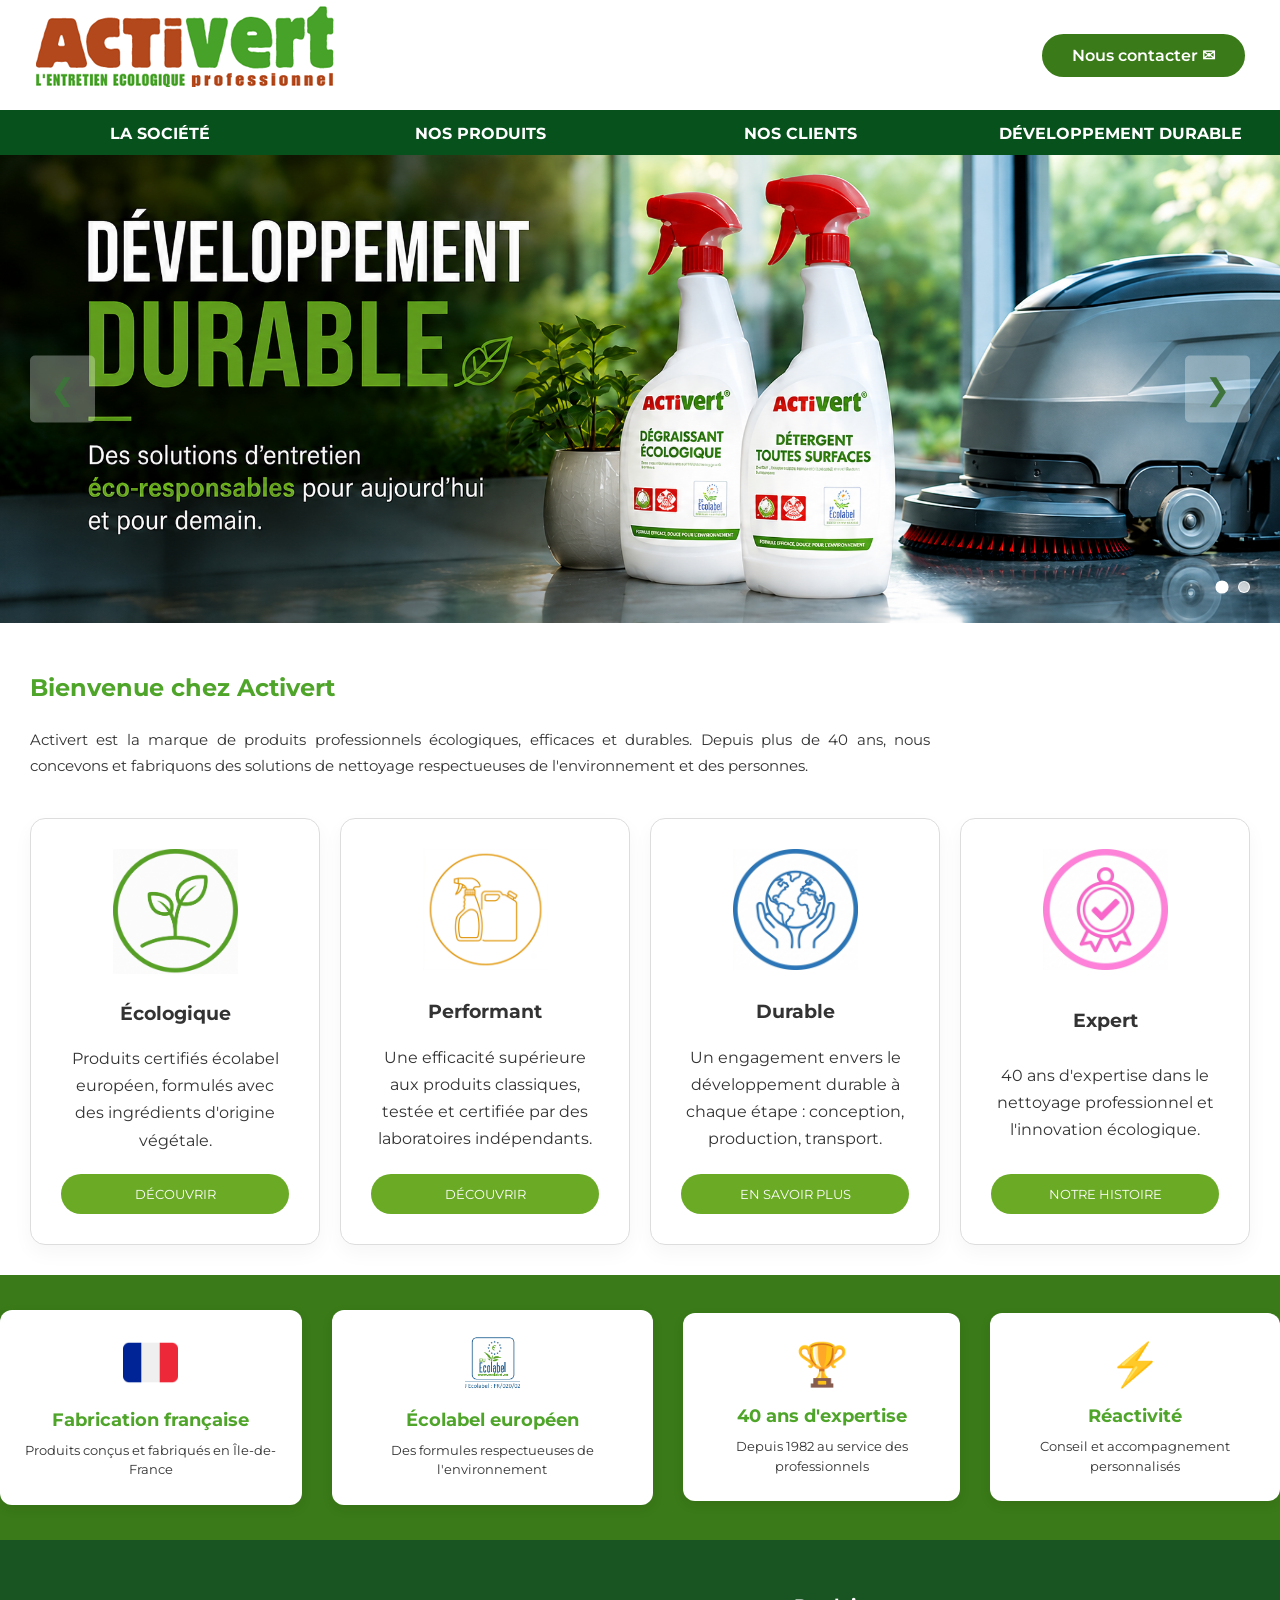
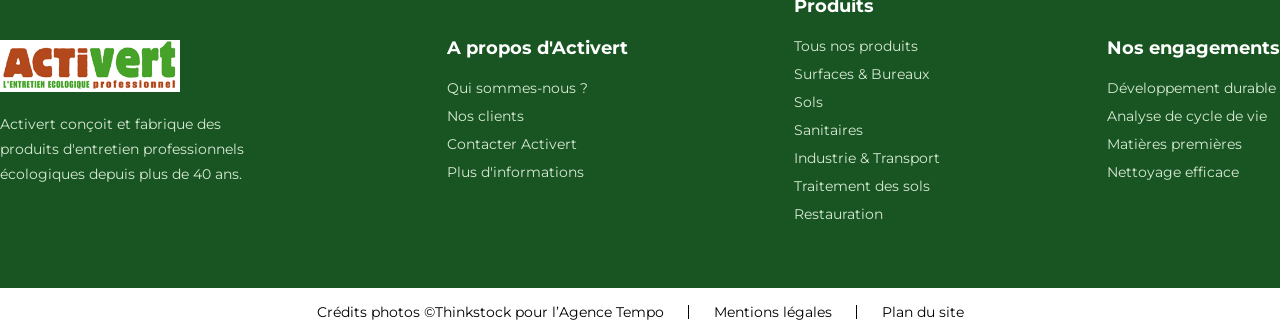
<file: index.html>
<!DOCTYPE html>
<html lang="fr">
<head>
    <meta charset="UTF-8">
    <meta name="viewport" content="width=device-width, initial-scale=1.0">
    <title>Activert - Accueil</title>
    <link rel="stylesheet" href="style.css">
</head>

<body>

<div id="header-placeholder"></div>

<div id="hero-placeholder"></div>

<section class="content">

<h2>Bienvenue chez Activert</h2>

<p class="text">
Activert est la marque de produits professionnels écologiques, efficaces et durables.
Depuis plus de 40 ans, nous concevons et fabriquons des solutions de nettoyage respectueuses
de l'environnement et des personnes.
</p>

<div class="cards">

<div class="card">
    <div class="icon">
        <img src="Assets/icon_6.png" alt="Écologique" />
    </div>

    <h3>Écologique</h3>

    <p>
    Produits certifiés écolabel européen, formulés avec des ingrédients d'origine végétale.
    </p>

    <button onclick="window.location.href='produits.html'">
    DÉCOUVRIR
    </button>
</div>

<div class="card">
    <div class="icon">
        <img src="Assets/icon_7.png" alt="Performant" />
    </div>

    <h3>Performant</h3>

    <p>
    Une efficacité supérieure aux produits classiques, testée et certifiée par des laboratoires indépendants.
    </p>

    <button onclick="window.location.href='produits.html'">
    DÉCOUVRIR
    </button>
</div>

<div class="card">
    <div class="icon">
        <img src="Assets/icon_8.png" alt="Durable" />
    </div>

    <h3>Durable</h3>

    <p>
    Un engagement envers le développement durable à chaque étape : conception, production, transport.
    </p>

    <button onclick="window.location.href='developpement.html'">
    EN SAVOIR PLUS
    </button>
</div>

<div class="card">
    <div class="icon">
        <img src="Assets/icon_9.png" alt="Expert" />
    </div>

    <h3>Expert</h3>

    <p>
    40 ans d'expertise dans le nettoyage professionnel et l'innovation écologique.
    </p>

    <button onclick="window.location.href='societe.html'" id="showPerformanceButton">
    NOTRE HISTOIRE
    </button>
</div>

</div>

</section>

<div id="footer-placeholder"></div>

<script src="js/includes.js"></script>
<script src="script.js"></script>
</body>
</html>
</file>
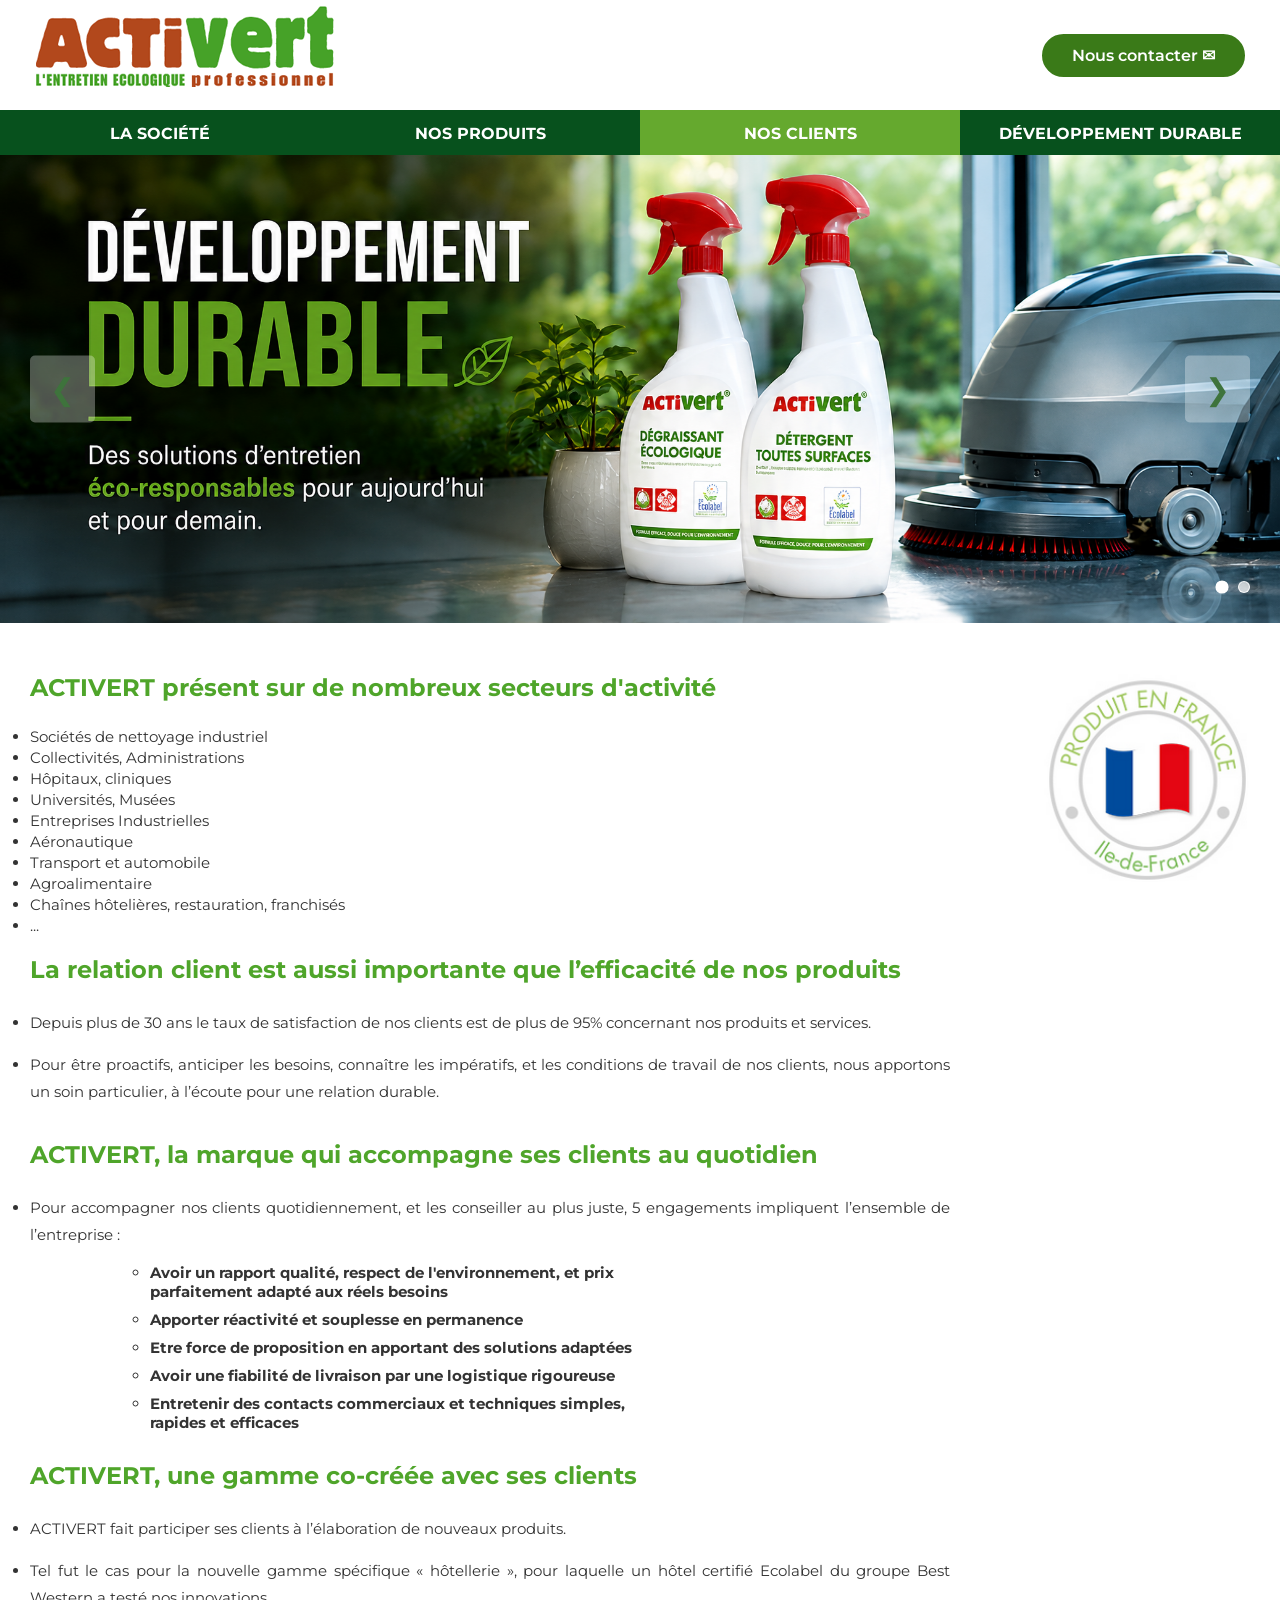
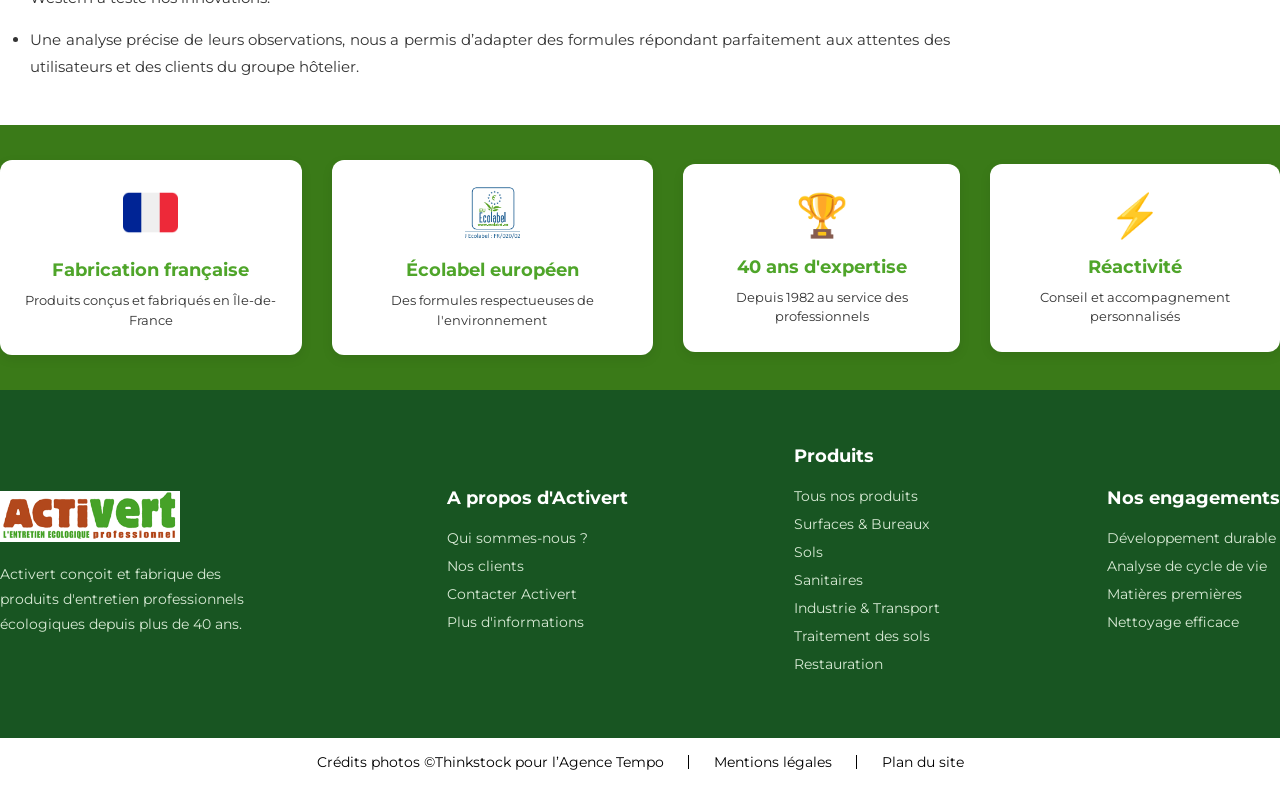
<file: clients.html>
<!DOCTYPE html>
<html lang="fr">
<head>
    <meta charset="UTF-8">
    <meta name="viewport" content="width=device-width, initial-scale=1.0">
    <title>Activert - Nos clients</title>
    <link rel="stylesheet" href="style.css">
</head>

<body>

<div id="header-placeholder"></div>

<div id="hero-placeholder"></div>

<section class="content">

<img src="Assets/logo_fr.png" class="image-fixe">

<h2 class="anchor">
ACTIVERT présent sur de nombreux secteurs d'activité
</h2>

<ul> 

  <li class="liste">Sociétés de nettoyage industriel</li>
  <li class="liste">Collectivités, Administrations</li>
  <li class="liste">Hôpitaux, cliniques</li>
  <li class="liste">Universités, Musées</li>
  <li class="liste">Entreprises Industrielles</li>
  <li class="liste">Aéronautique</li>
  <li class="liste">Transport et automobile</li>
  <li class="liste">Agroalimentaire</li>
  <li class="liste">Chaînes hôtelières, restauration, franchisés</li>
  <li class="liste">...</li>

</ul> 

<h2>
La relation client est aussi importante que l’efficacité de nos produits
</h2>

<div class="bloc-liste">

<ul> 

  <li class="text">Depuis plus de 30 ans le taux de satisfaction de nos clients est de plus
     de 95% concernant nos produits et services.
  </li>

  <li class="text">Pour être proactifs, anticiper les besoins, connaître les impératifs, et les conditions de travail de nos clients, 
    nous apportons un soin particulier, à l’écoute pour une relation durable.
  </li>

</ul> 

</div>

<h2>
ACTIVERT, la marque qui accompagne ses clients au quotidien
</h2>

<div class="bloc-liste">

<ul> 

  <li class="text">Pour accompagner nos clients quotidiennement, 
    et les conseiller au plus juste, 5 engagements impliquent l’ensemble de l’entreprise  :
  </li>

  <ul>

    <li class="liste2">Avoir un rapport qualité, respect de l'environnement, et prix
      parfaitement adapté aux réels besoins
    </li>

    <li class="liste2">Apporter réactivité et souplesse en permanence</li>

    <li class="liste2">Etre force de proposition en apportant des solutions adaptées
    </li>

    <li class="liste2">Avoir une fiabilité de livraison par une logistique rigoureuse
    </li>

    <li class="liste2">Entretenir des contacts commerciaux et techniques simples, rapides et efficaces</li>

  </ul>

</ul> 

</div>

<h2>
ACTIVERT, une gamme co-créée avec ses clients
</h2>

<div class="bloc-liste">

<ul> 

  <li class="text">ACTIVERT fait participer ses clients à l’élaboration de nouveaux produits.</li>

  <li class="text">Tel fut le cas pour la nouvelle gamme spécifique « hôtellerie », pour laquelle un hôtel certifié
     Ecolabel du groupe Best Western a testé nos innovations.
  </li>

  <li class="text">Une analyse précise de leurs observations, nous a permis d’adapter des formules répondant
     parfaitement aux attentes des utilisateurs et des clients du groupe hôtelier.
  </li>

</ul> 

</div>

</section>

<div id="footer-placeholder"></div>

<script src="js/includes.js"></script>
<script src="script.js"></script>
</body>
</html>
</file>
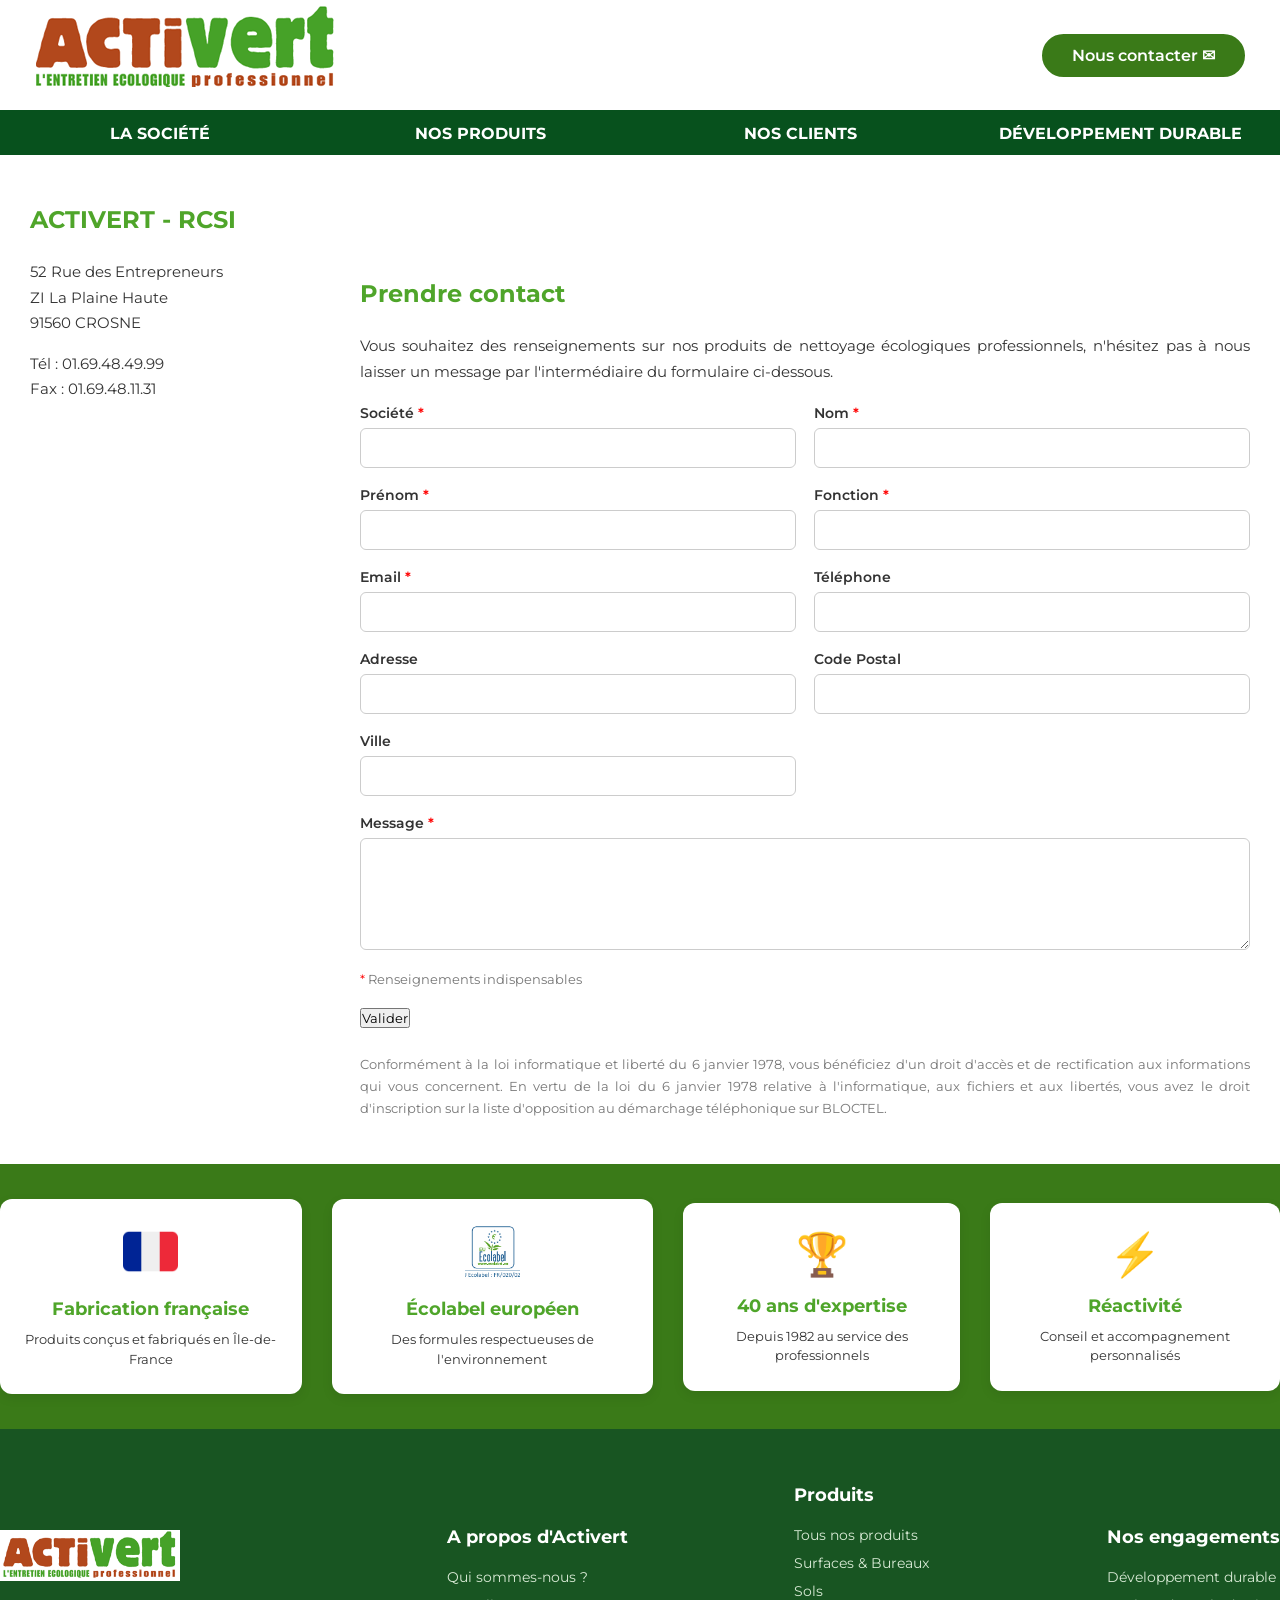
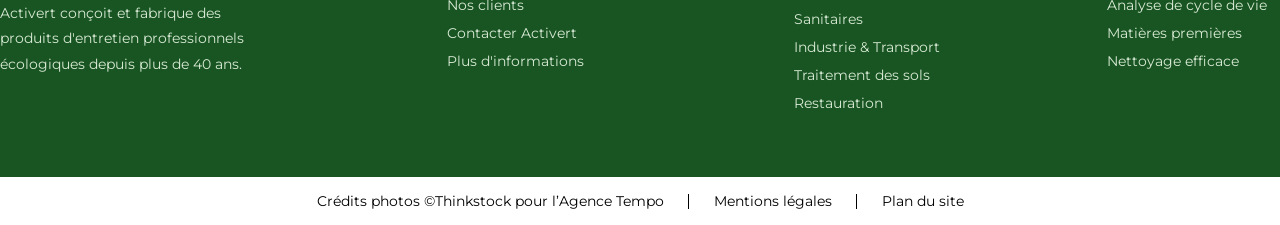
<file: contact.html>
<!DOCTYPE html>
<html lang="fr">
<head>
    <meta charset="UTF-8">
    <meta name="viewport" content="width=device-width, initial-scale=1.0">
    <title>Activert - Nous contacter</title>
    <link rel="stylesheet" href="style.css">
</head>

<body>

<div id="header-placeholder"></div>

<section class="content">

<h2>ACTIVERT - RCSI</h2>

<div class="contact-layout">

  <div class="contact-address">
    <p class="text">
      52 Rue des Entrepreneurs<br>
      ZI La Plaine Haute<br>
      91560 CROSNE
    </p>
    <p class="text">
      Tél : 01.69.48.49.99<br>
      Fax : 01.69.48.11.31
    </p>
  </div>

  <div class="contact-form-wrapper">
    <h2>Prendre contact</h2>

    <p class="text">
      Vous souhaitez des renseignements sur nos produits de nettoyage écologiques professionnels,
      n'hésitez pas à nous laisser un message par l'intermédiaire du formulaire ci-dessous.
    </p>

    <form id="contactForm" class="contact-form">

      <div class="form-row">
        <label for="societe">Société <span style="color: red;">*</span></label>
        <input type="text" id="societe" name="societe" required>
      </div>

      <div class="form-row">
        <label for="nom">Nom <span style="color: red;">*</span></label>
        <input type="text" id="nom" name="nom" required>
      </div>

      <div class="form-row">
        <label for="prenom">Prénom <span style="color: red;">*</span></label>
        <input type="text" id="prenom" name="prenom" required>
      </div>

      <div class="form-row">
        <label for="fonction">Fonction <span style="color: red;">*</span></label>
        <input type="text" id="fonction" name="fonction" required>
      </div>

      <div class="form-row">
        <label for="email">Email <span style="color: red;">*</span></label>
        <input type="email" id="email" name="email" required>
      </div>

      <div class="form-row">
        <label for="telephone">Téléphone</label>
        <input type="tel" id="telephone" name="telephone">
      </div>

      <div class="form-row">
        <label for="adresse">Adresse</label>
        <input type="text" id="adresse" name="adresse">
      </div>

      <div class="form-row">
        <label for="codePostal">Code Postal</label>
        <input type="text" id="codePostal" name="codePostal">
      </div>

      <div class="form-row">
        <label for="ville">Ville</label>
        <input type="text" id="ville" name="ville">
      </div>

      <div class="form-row form-row-full">
        <label for="message">Message <span style="color: red;">*</span></label>
        <textarea id="message" name="message" rows="5" required></textarea>
      </div>

      <p class="form-note"><span style="color: red;">*</span> Renseignements indispensables</p>

      <button type="submit" class="card-toggle">Valider</button>

      <p id="contactFormSuccess" class="form-success hidden">
        Votre message a bien été pris en compte, merci de nous avoir contactés.
      </p>

    </form>

    <p class="text legal-note">
      Conformément à la loi informatique et liberté du 6 janvier 1978, vous bénéficiez d'un droit
      d'accès et de rectification aux informations qui vous concernent.
      En vertu de la loi du 6 janvier 1978 relative à l'informatique, aux fichiers et aux libertés,
      vous avez le droit d'inscription sur la liste d'opposition au démarchage téléphonique sur BLOCTEL.
    </p>
  </div>

</div>

</section>

<div id="footer-placeholder"></div>

<script src="js/includes.js"></script>
<script src="script.js"></script>
</body>
</html>
</file>
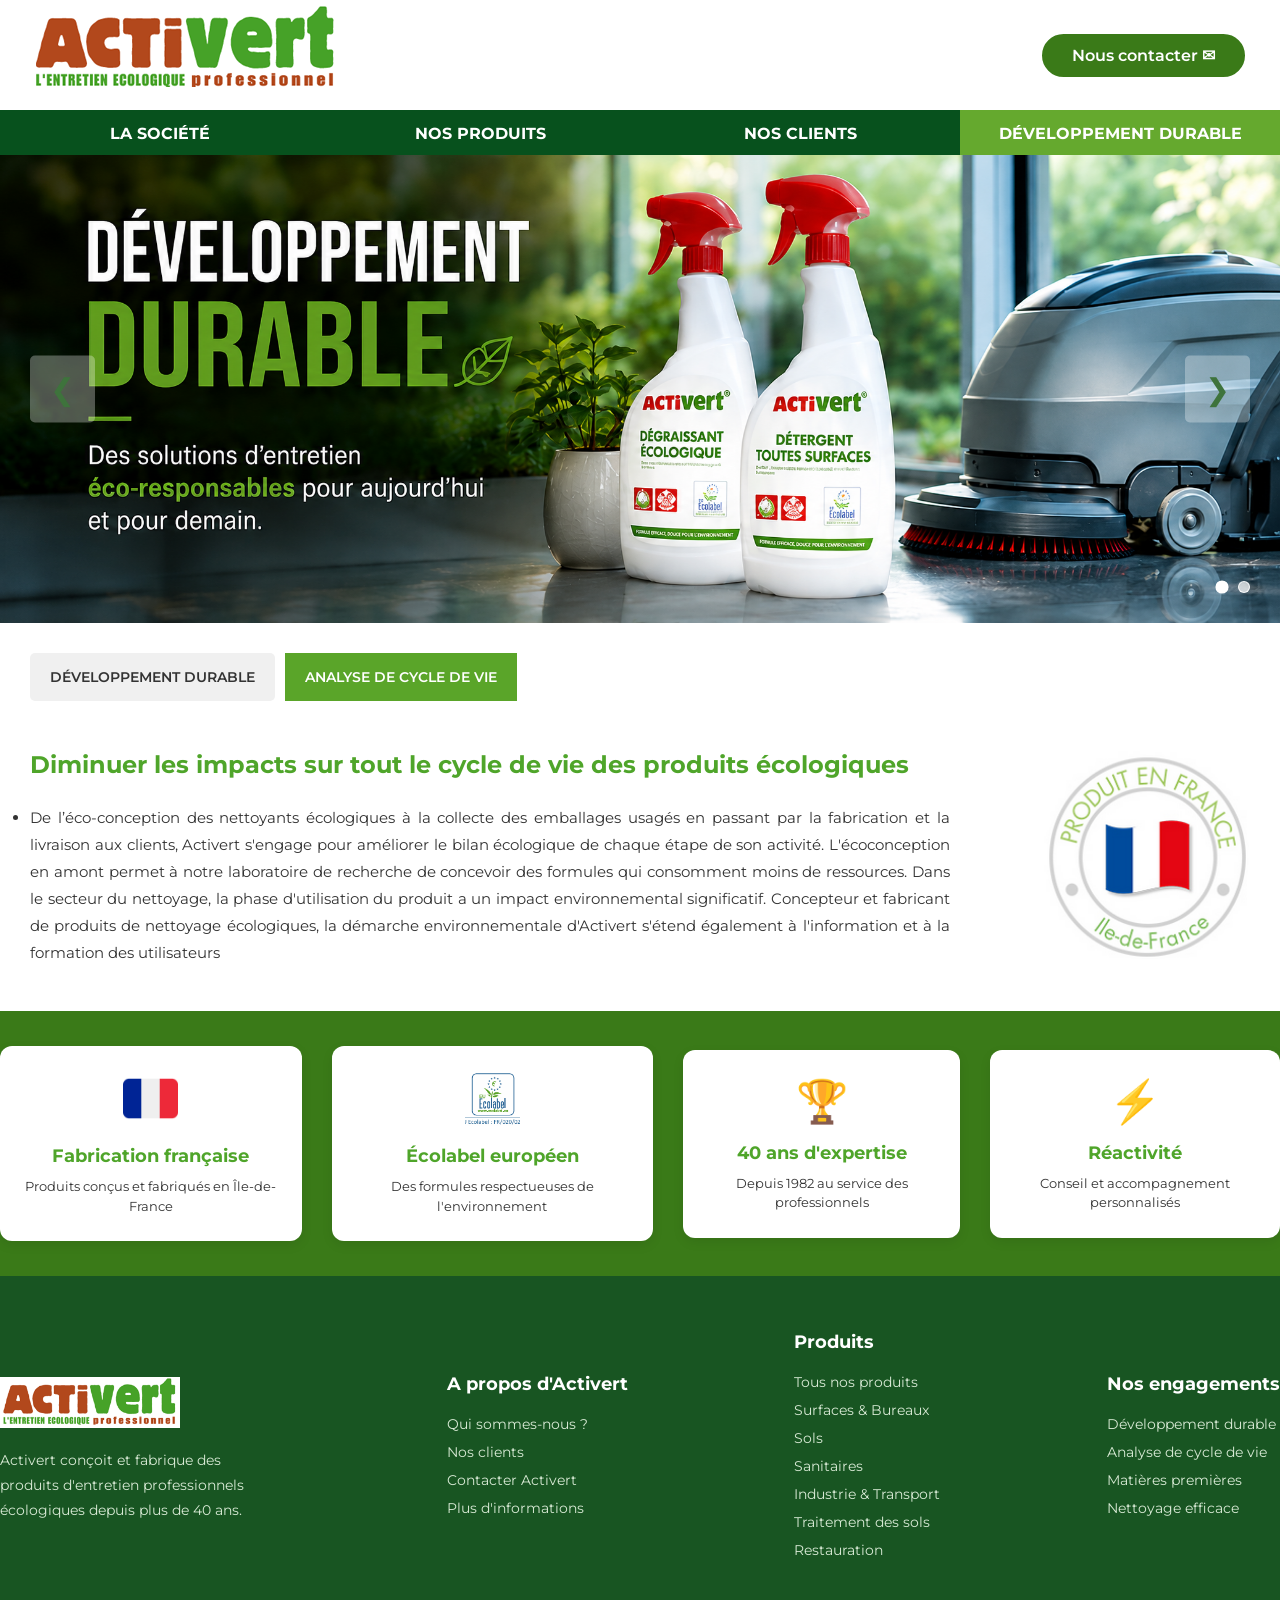
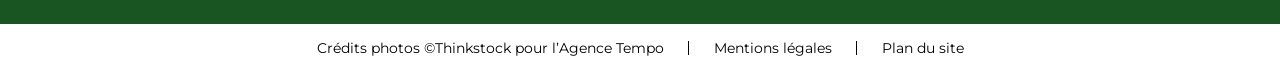
<file: cycle-de-vie.html>
<!DOCTYPE html>
<html lang="fr">
<head>
    <meta charset="UTF-8">
    <meta name="viewport" content="width=device-width, initial-scale=1.0">
    <title>Activert - Développement durable</title>
    <link rel="stylesheet" href="style.css">
</head>

<body>

<div id="header-placeholder"></div>

<div id="hero-placeholder"></div>




<section class="content">

  <div id="sustainability-tabs-placeholder"></div>

<img src="Assets/logo_fr.png" class="image-fixe">

<h2 class="anchor">
<br>Diminuer les impacts sur tout le cycle de vie des produits écologiques 
</h2>


<ul>
  <li class="text">De l’éco-conception des nettoyants écologiques à la collecte des emballages
     usagés en passant par la fabrication et la livraison aux clients, 
     Activert s'engage pour améliorer le bilan écologique de chaque étape de son activité.
     L'écoconception en amont permet à notre laboratoire de recherche de concevoir des formules
     qui consomment moins de ressources. Dans le secteur du nettoyage, la phase d'utilisation du produit a un impact environnemental significatif.
     Concepteur et fabricant de produits de nettoyage écologiques, la démarche environnementale d'Activert s'étend
    également à l'information et à la formation des utilisateurs</li>
</ul>

</section>




<div id="footer-placeholder"></div>

<script src="js/includes.js"></script>
<script src="script.js"></script>
</body>
</html>
</file>
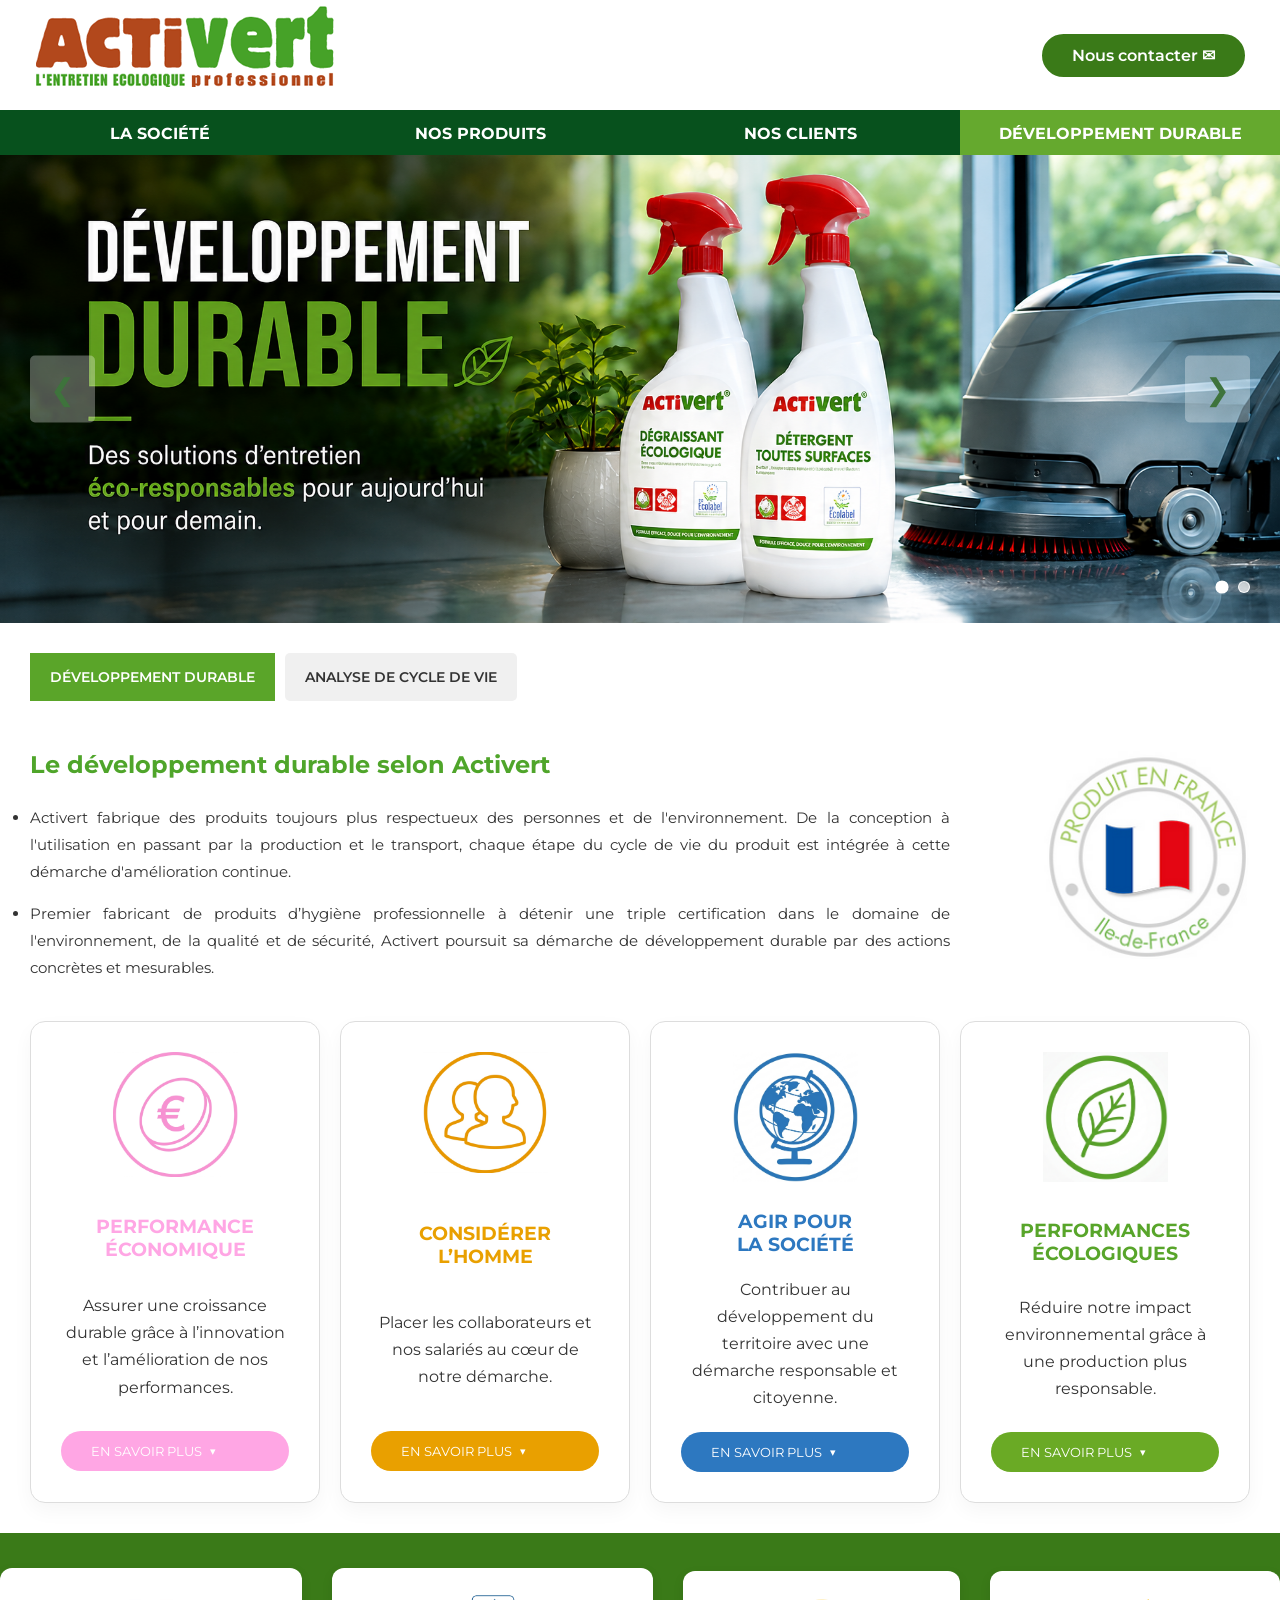
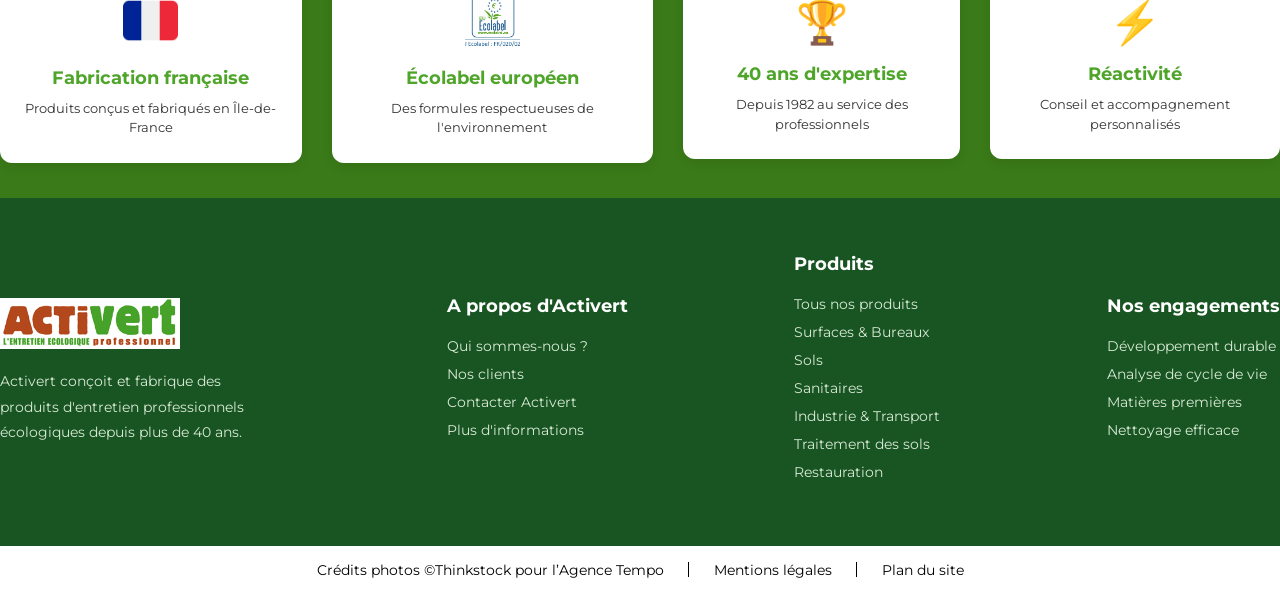
<file: developpement.html>
<!DOCTYPE html>
<html lang="fr">
<head>
    <meta charset="UTF-8">
    <meta name="viewport" content="width=device-width, initial-scale=1.0">
    <title>Activert - Développement durable</title>
    <link rel="stylesheet" href="style.css">
</head>

<body>

<div id="header-placeholder"></div>

<div id="hero-placeholder"></div>

<section class="content">

<div id="sustainability-tabs-placeholder"></div>

<img src="Assets/logo_fr.png" class="image-fixe">

<h2 class="anchor">
<br>Le développement durable selon Activert
</h2>

<ul>
  <li class="text">Activert fabrique des produits toujours plus respectueux des personnes et 
    de l'environnement. De la conception à l'utilisation en passant par la production et le
    transport, chaque étape du cycle de vie du produit est intégrée à cette démarche d'amélioration
    continue.</li>

  <li class="text">Premier fabricant de produits d’hygiène professionnelle à détenir une triple
    certification dans le domaine de l'environnement, de la qualité et de sécurité, Activert
    poursuit sa démarche de développement durable par des actions concrètes et mesurables.</li>
</ul>

<div class="cards">

<div class="card pink">
    <div class="icon">
        <img src="Assets/icon_5.png" alt="Performance icon" />
    </div>

    <h3>
    PERFORMANCE<br>
    ÉCONOMIQUE
    </h3>

    <p>
    Assurer une croissance durable grâce à l’innovation  et l’amélioration de nos performances.
    </p>

    <button>
    EN SAVOIR PLUS
    </button>

    <ul class="detail-points hidden">
      <li>Être un partenaire fiable et innovant pour nos clients.</li>
      <li>Améliorer de façon continue nos performances.</li>
      <li>Développer de nouveaux produits en adéquation avec les attentes de nos clients.</li>
      <li>Consolider nos partenariats R&D avec nos parties prenantes économiques.</li>
      <li>Respecter nos objectifs et cibles QSE et RSE à travers la mise à disposition des moyens et ressources nécessaires à leur réalisation.</li>
    </ul>
</div>

<div class="card orange">

<div class="icon">
    <img src="Assets/icon_2.png" alt="Performance icon" />
</div>

<h3>
CONSIDÉRER<br>
L’HOMME
</h3>

<p>
Placer les collaborateurs et nos salariés au cœur de notre démarche.
</p>

<button>
EN SAVOIR PLUS
</button>

<ul class="detail-points hidden">
  <li>Réduire les risques à la source avec le concours d'organismes sociaux.</li>
  <li>Maintenir et améliorer le niveau de performance santé-sécurité et la réduction des risques.</li>
  <li>Favoriser l'épanouissement et le bien-être au travail de chaque collaborateur.</li>
  <li>Permettre aux collaborateurs de participer et contribuer à des actions citoyennes.</li>
  <li>Améliorer la communication et la participation des salariés à l'amélioration de la vie au travail.</li>
  <li>Maintenir et améliorer continuellement la qualité de la communication avec l'ensemble de nos parties prenantes internes et externes.</li>
</ul>

</div>

<div class="card blue">

<div class="icon">
    <img src="Assets/icon_3.png" alt="Performance icon" />
</div>

<h3>
AGIR POUR<br>
LA SOCIÉTÉ
</h3>

<p>
Contribuer au développement du territoire avec une démarche responsable et citoyenne.
</p>

<button>
EN SAVOIR PLUS
</button>

<ul class="detail-points hidden">
  <li>Contribuer au développement économique et social de notre territoire d'implantation.</li>
  <li>Être une entreprise citoyenne et contribuer par son influence et son action à diffuser les principes de la RSE.</li>
  <li>Assure une veille réglementaire régulière et le respect des obligations légales et autres exigences en matière de sécurité, qualité et environnement.</li>
  <li>Effectuer des audits réguliers.</li>
  <li>Favoriser la créativité à tous les postes et étapes de notre activité.</li>
</ul>

</div>




<div class="card green" id="performancePreviewCard">
  <div class="icon">
    <img src="Assets/icon_1.png" alt="Icône performances écologiques" />
  </div>

  <h3>
    PERFORMANCES<br>
    ÉCOLOGIQUES
  </h3>

  <p>
   Réduire notre impact environnemental grâce à une production plus responsable.
  </p>

  <button id="showPerformanceButton">
    EN SAVOIR PLUS
  </button>

  <ul class="detail-points hidden">
    <li>Diminuer l’impact environnemental de nos produits à toutes les étapes du cycle de vie.</li>
    <li>Éco-concevoir des produits à faible impact pour l'environnement.</li>
    <li>Réduire nos déchets. Recycler et valoriser les eaux de rinçages, cartons et plastiques.</li>
    <li>Mesurer les émissions carbones liées à nos activités.</li>
    <li>Maintenir une performance "zéro rejet liquide" industriel.</li>
  </ul>
</div>


</div>


</section>




<div id="footer-placeholder"></div>

<script src="js/includes.js"></script>
<script src="script.js"></script>
</body>
</html>
</file>
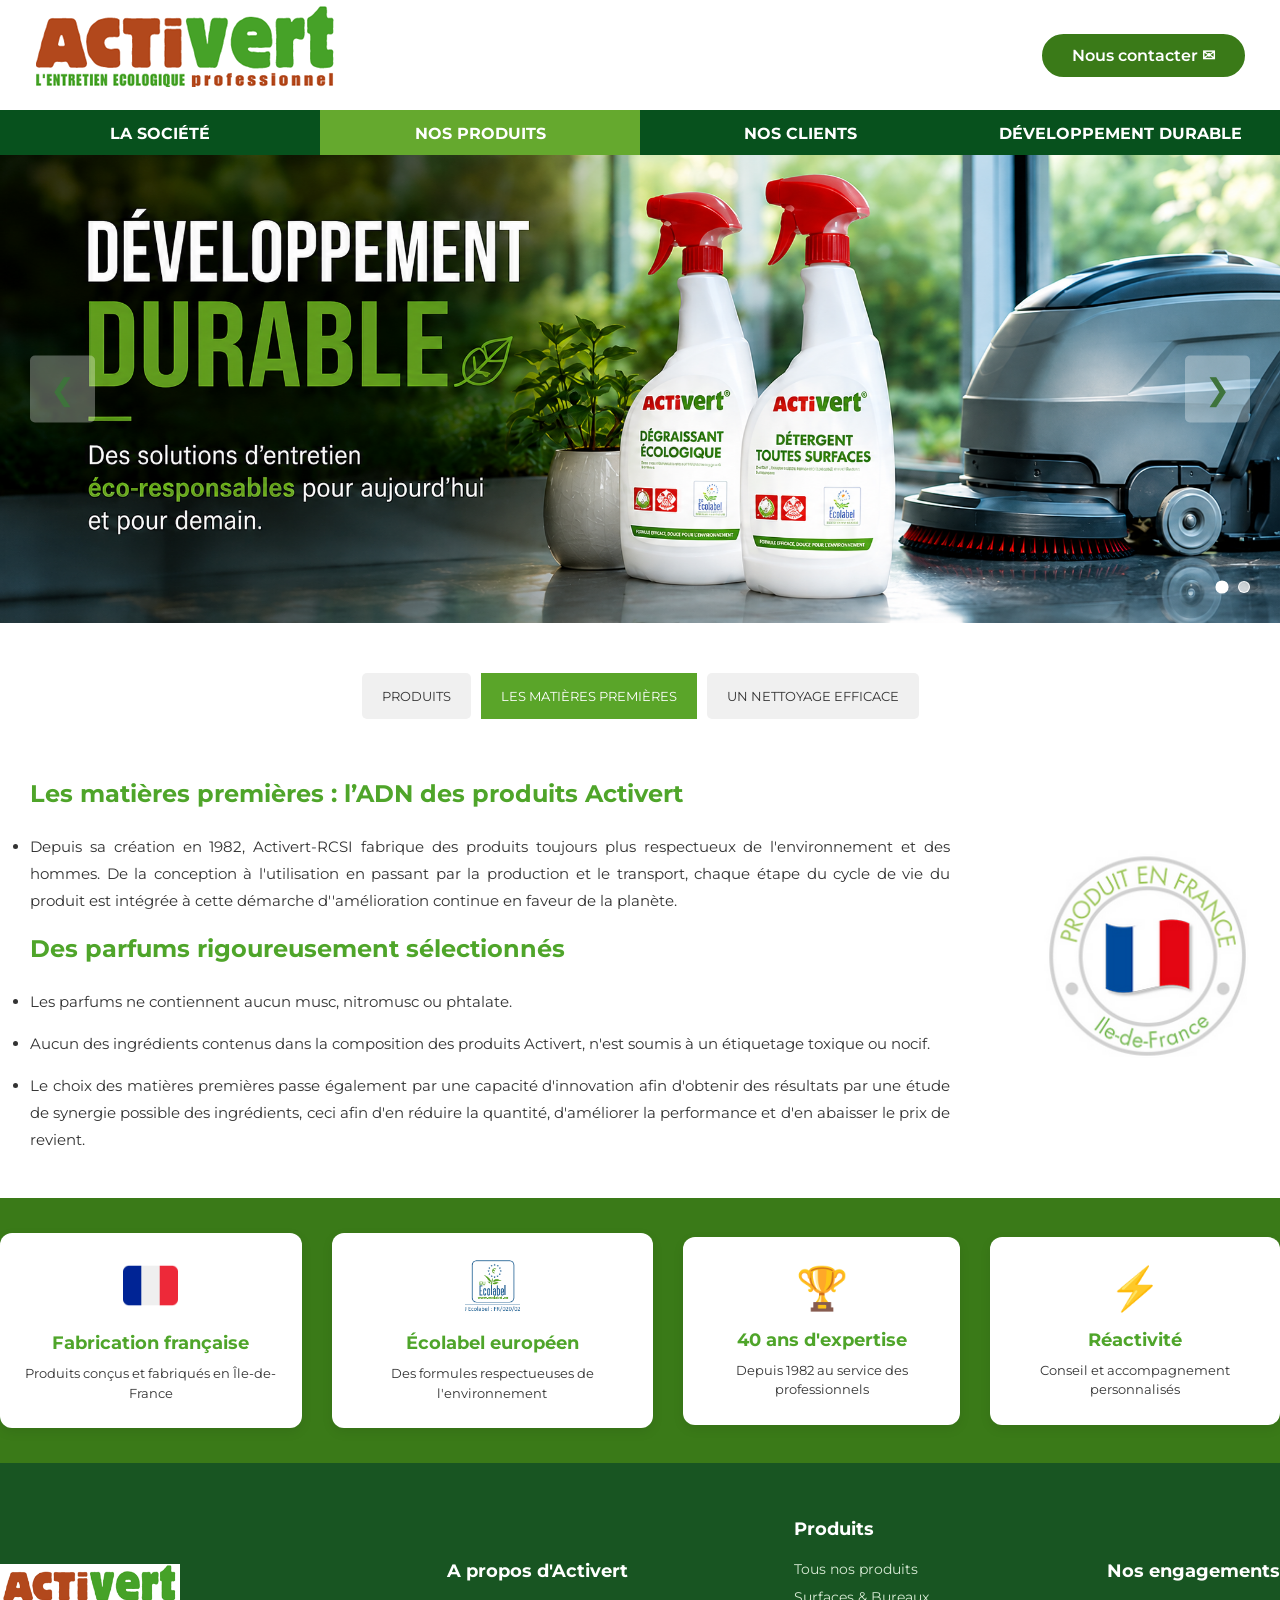
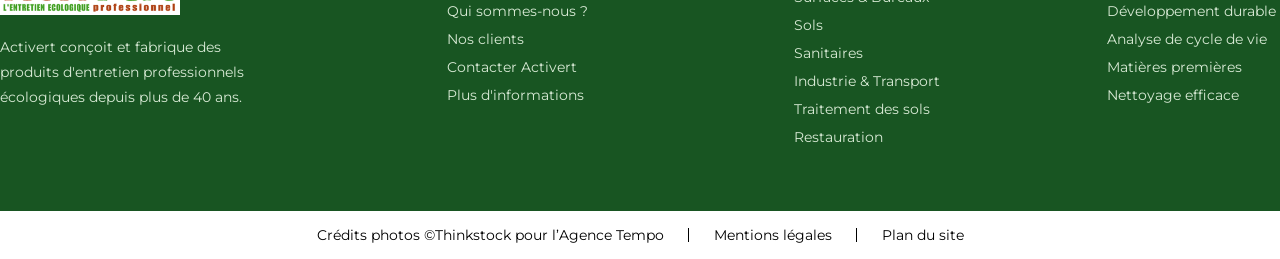
<file: matieres-premieres.html>
<!DOCTYPE html>
<html lang="fr">
<head>
    <meta charset="UTF-8">
    <meta name="viewport" content="width=device-width, initial-scale=1.0">
    <title>Activert - Les matières premières</title>
    <link rel="stylesheet" href="style.css">
</head>

<body>

<div id="header-placeholder"></div>

<div id="hero-placeholder"></div>

<!-- Onglets de sections produits -->
<div id="product-section-tabs-placeholder"></div>

<section class="content">
    
<img src="Assets/logo_fr.png" class="image-fixe-matieres">

<h2 class="anchor">
    Les matières premières : l’ADN des produits Activert
</h2>

<ul> 

  <li class="text">Depuis sa création en 1982, Activert-RCSI fabrique des produits toujours plus
    respectueux de l'environnement et des hommes. De la conception à l'utilisation en passant par
    la production et le transport, chaque étape du cycle de vie du produit est intégrée à cette 
    démarche d''amélioration continue en faveur de la planète.</li>

</ul> 

<h2>
    Des parfums rigoureusement sélectionnés 
</h2>

<ul> 

  <li class="text">Les parfums ne contiennent aucun musc, nitromusc ou phtalate.</li>

  <li class="text">Aucun des ingrédients contenus dans la composition des produits Activert,
    n'est soumis à un étiquetage toxique ou nocif.</li>

  <li class="text">Le choix des matières premières passe également par une capacité d'innovation
    afin d'obtenir des résultats par une étude de synergie possible des ingrédients,
    ceci afin d'en réduire la quantité, d'améliorer la performance et d'en abaisser le prix de revient.</li>
    
</ul> 

</section>

<div id="footer-placeholder"></div>

<script src="js/includes.js"></script>
<script src="script.js"></script>
</body>
</html>
</file>
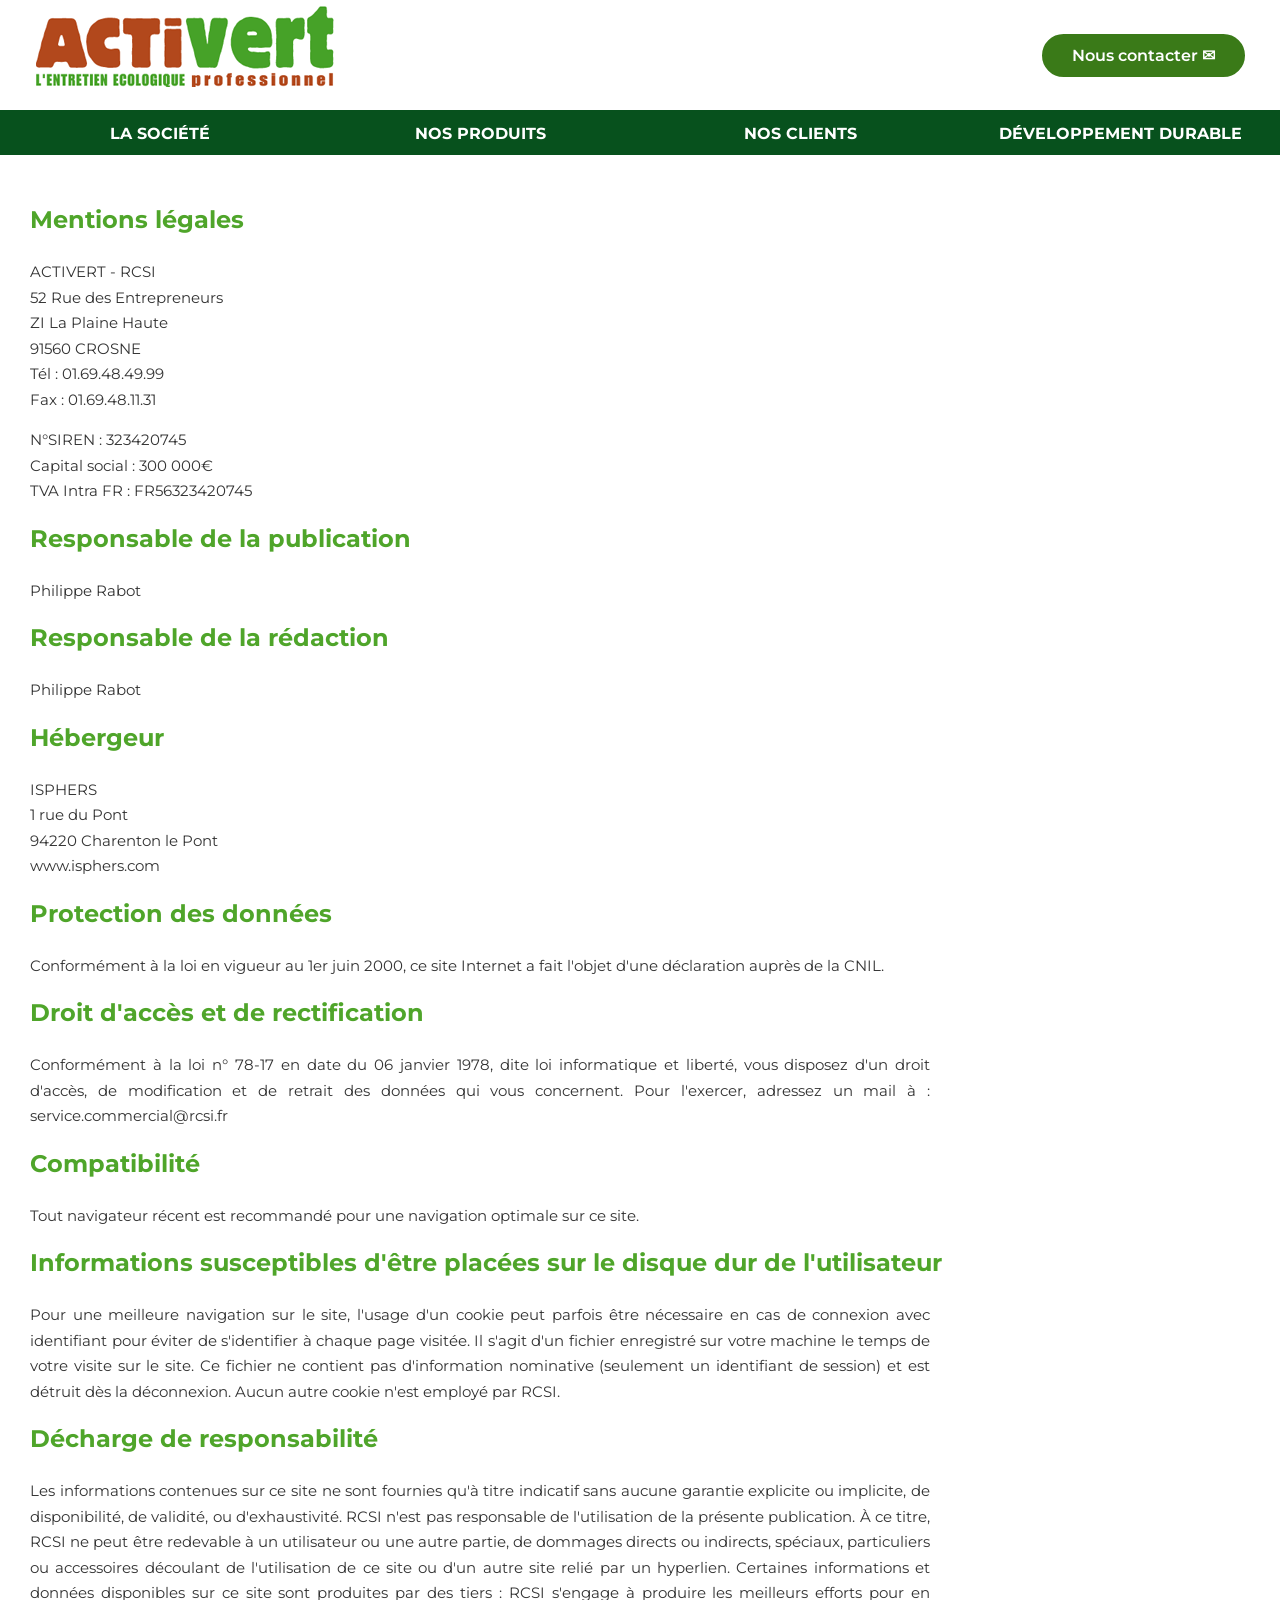
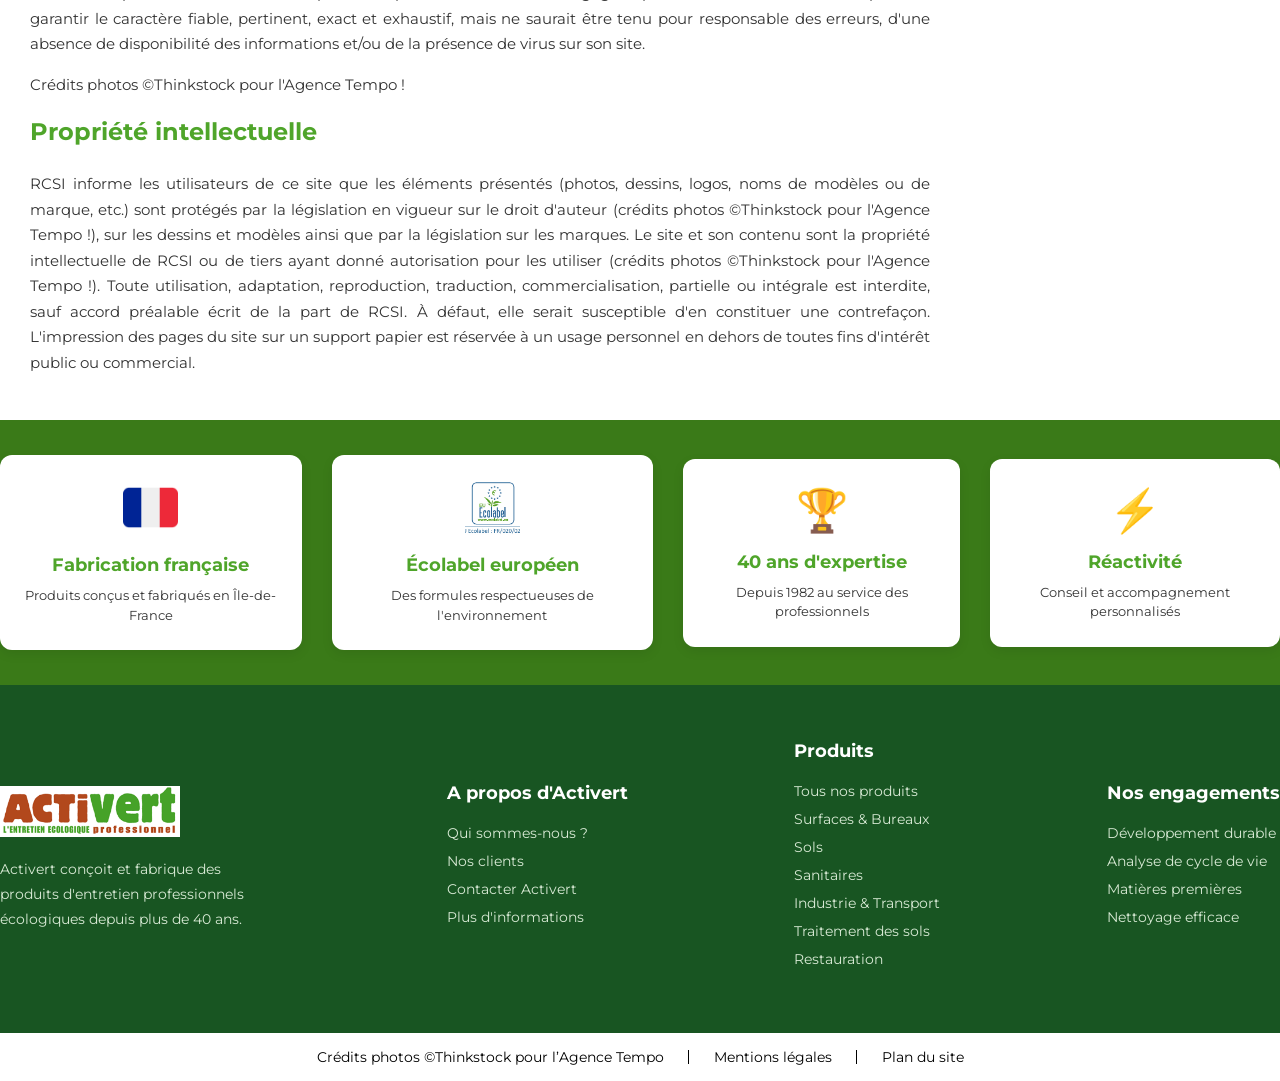
<file: mentions-legales.html>
<!DOCTYPE html>
<html lang="fr">
<head>
    <meta charset="UTF-8">
    <meta name="viewport" content="width=device-width, initial-scale=1.0">
    <title>Activert - Mentions légales</title>
    <link rel="stylesheet" href="style.css">
</head>

<body>

<div id="header-placeholder"></div>

<section class="content">

<h2>Mentions légales</h2>

<p class="text">
ACTIVERT - RCSI<br>
52 Rue des Entrepreneurs<br>
ZI La Plaine Haute<br>
91560 CROSNE<br>
Tél : 01.69.48.49.99<br>
Fax : 01.69.48.11.31
</p>

<p class="text">
N°SIREN : 323420745<br>
Capital social : 300 000€<br>
TVA Intra FR : FR56323420745
</p>

<h2>Responsable de la publication</h2>
<p class="text">Philippe Rabot</p>

<h2>Responsable de la rédaction</h2>
<p class="text">Philippe Rabot</p>

<h2>Hébergeur</h2>
<p class="text">
ISPHERS<br>
1 rue du Pont<br>
94220 Charenton le Pont<br>
www.isphers.com
</p>

<h2>Protection des données</h2>
<p class="text">
Conformément à la loi en vigueur au 1er juin 2000, ce site Internet a fait l'objet d'une déclaration
auprès de la CNIL.
</p>

<h2>Droit d'accès et de rectification</h2>
<p class="text">
Conformément à la loi n° 78-17 en date du 06 janvier 1978, dite loi informatique et liberté, vous
disposez d'un droit d'accès, de modification et de retrait des données qui vous concernent.
Pour l'exercer, adressez un mail à : service.commercial@rcsi.fr
</p>

<h2>Compatibilité</h2>
<p class="text">
Tout navigateur récent est recommandé pour une navigation optimale sur ce site.
</p>

<h2>Informations susceptibles d'être placées sur le disque dur de l'utilisateur</h2>
<p class="text">
Pour une meilleure navigation sur le site, l'usage d'un cookie peut parfois être nécessaire en cas de
connexion avec identifiant pour éviter de s'identifier à chaque page visitée. Il s'agit d'un fichier
enregistré sur votre machine le temps de votre visite sur le site. Ce fichier ne contient pas
d'information nominative (seulement un identifiant de session) et est détruit dès la déconnexion.
Aucun autre cookie n'est employé par RCSI.
</p>

<h2>Décharge de responsabilité</h2>
<p class="text">
Les informations contenues sur ce site ne sont fournies qu'à titre indicatif sans aucune garantie
explicite ou implicite, de disponibilité, de validité, ou d'exhaustivité. RCSI n'est pas responsable
de l'utilisation de la présente publication. À ce titre, RCSI ne peut être redevable à un utilisateur
ou une autre partie, de dommages directs ou indirects, spéciaux, particuliers ou accessoires découlant
de l'utilisation de ce site ou d'un autre site relié par un hyperlien. Certaines informations et
données disponibles sur ce site sont produites par des tiers : RCSI s'engage à produire les meilleurs
efforts pour en garantir le caractère fiable, pertinent, exact et exhaustif, mais ne saurait être tenu
pour responsable des erreurs, d'une absence de disponibilité des informations et/ou de la présence de
virus sur son site.
</p>

<p class="text">
Crédits photos ©Thinkstock pour l'Agence Tempo !
</p>

<h2>Propriété intellectuelle</h2>
<p class="text">
RCSI informe les utilisateurs de ce site que les éléments présentés (photos, dessins, logos, noms de
modèles ou de marque, etc.) sont protégés par la législation en vigueur sur le droit d'auteur (crédits
photos ©Thinkstock pour l'Agence Tempo !), sur les dessins et modèles ainsi que par la législation sur
les marques. Le site et son contenu sont la propriété intellectuelle de RCSI ou de tiers ayant donné
autorisation pour les utiliser (crédits photos ©Thinkstock pour l'Agence Tempo !). Toute utilisation,
adaptation, reproduction, traduction, commercialisation, partielle ou intégrale est interdite, sauf
accord préalable écrit de la part de RCSI. À défaut, elle serait susceptible d'en constituer une
contrefaçon. L'impression des pages du site sur un support papier est réservée à un usage personnel
en dehors de toutes fins d'intérêt public ou commercial.
</p>

</section>

<div id="footer-placeholder"></div>

<script src="js/includes.js"></script>
<script src="script.js"></script>
</body>
</html>
</file>
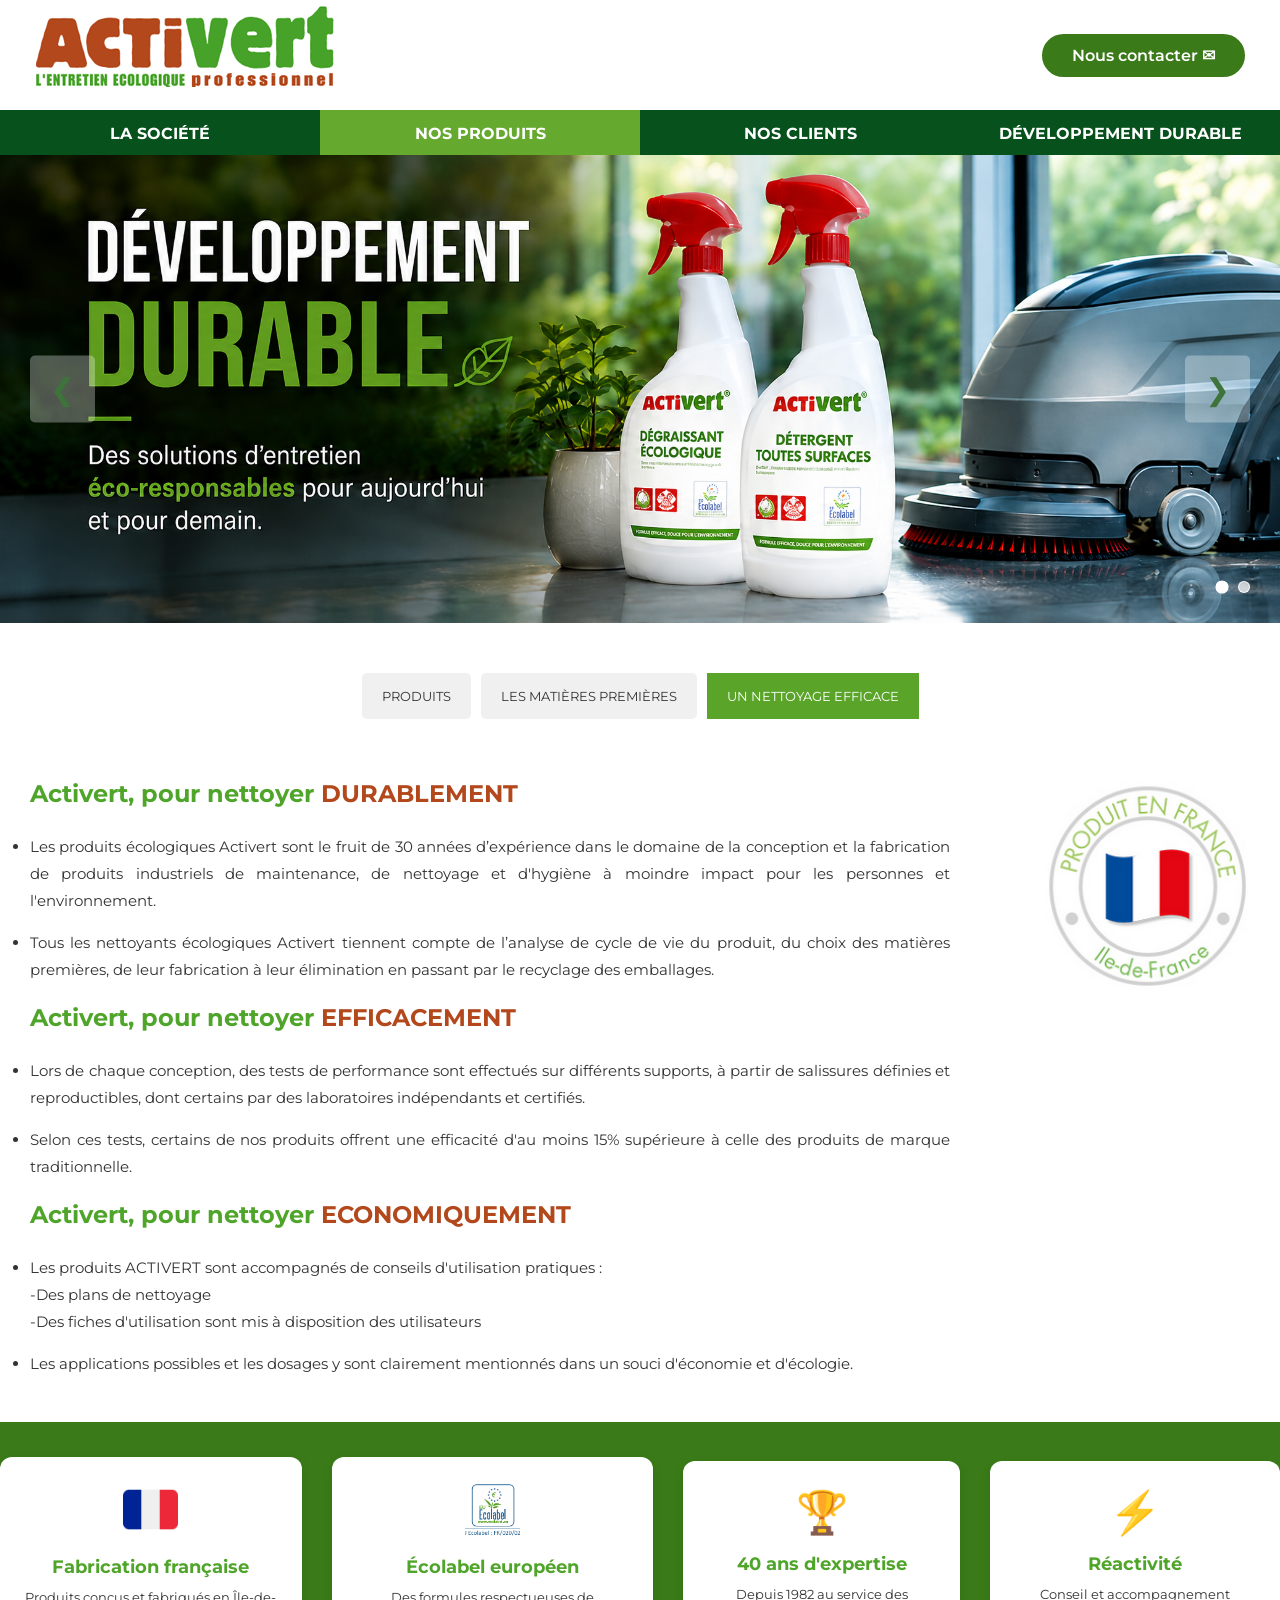
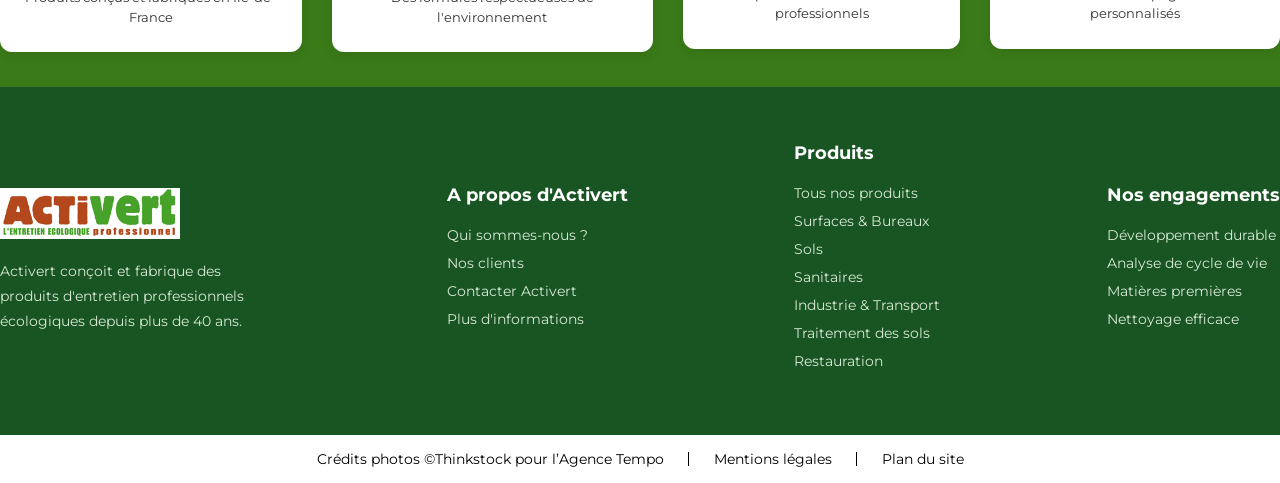
<file: nettoyage-efficace.html>
<!DOCTYPE html>
<html lang="fr">
<head>
    <meta charset="UTF-8">
    <meta name="viewport" content="width=device-width, initial-scale=1.0">
    <title>Activert - Un nettoyage efficace</title>
    <link rel="stylesheet" href="style.css">
</head>

<body>

<div id="header-placeholder"></div>

<div id="hero-placeholder"></div>

<!-- Onglets de sections produits -->
<div id="product-section-tabs-placeholder"></div>

<section class="content">

<img src="Assets/logo_fr.png" class="image-fixe">

<h2 class="anchor">
    Activert, pour nettoyer <span style="color: #B2481C;">DURABLEMENT</span>
</h2>

<ul> 

    <li class="text">Les produits écologiques Activert sont le fruit de 30 années d’expérience dans le
        domaine de la conception et la fabrication de produits industriels de maintenance, de nettoyage
        et d'hygiène à moindre impact pour les personnes et l'environnement.</li>

    <li class="text">Tous les nettoyants écologiques Activert tiennent compte de l’analyse de cycle de
        vie du produit, du choix des matières premières, de leur fabrication à leur élimination en 
        passant par le recyclage des emballages.</li>

</ul> 

<h2>
    Activert, pour nettoyer <span style="color: #B2481C;">EFFICACEMENT</span>
</h2>

<ul> 

  <li class="text">Lors de chaque conception, des tests de performance sont effectués sur différents
    supports, à partir de salissures définies et reproductibles, dont certains par des laboratoires
    indépendants et certifiés.</li>

  <li class="text">Selon ces tests, certains de nos produits offrent une efficacité d'au moins 15%
    supérieure à celle des produits de marque traditionnelle.</li>

</ul> 

<h2>
    Activert, pour nettoyer <span style="color: #B2481C;">ECONOMIQUEMENT</span>
</h2>

<ul> 

  <li class="text">Les produits ACTIVERT sont accompagnés de conseils d'utilisation pratiques : <br>
    -Des plans de nettoyage <br> -Des fiches d'utilisation sont mis à disposition des utilisateurs
  </li>

  <li class="text">Les applications possibles et les dosages y sont clairement mentionnés dans un
    souci d'économie et d'écologie.</li>
    
</ul> 

</section>

<div id="footer-placeholder"></div>

<script src="js/includes.js"></script>
<script src="script.js"></script>
</body>
</html>
</file>
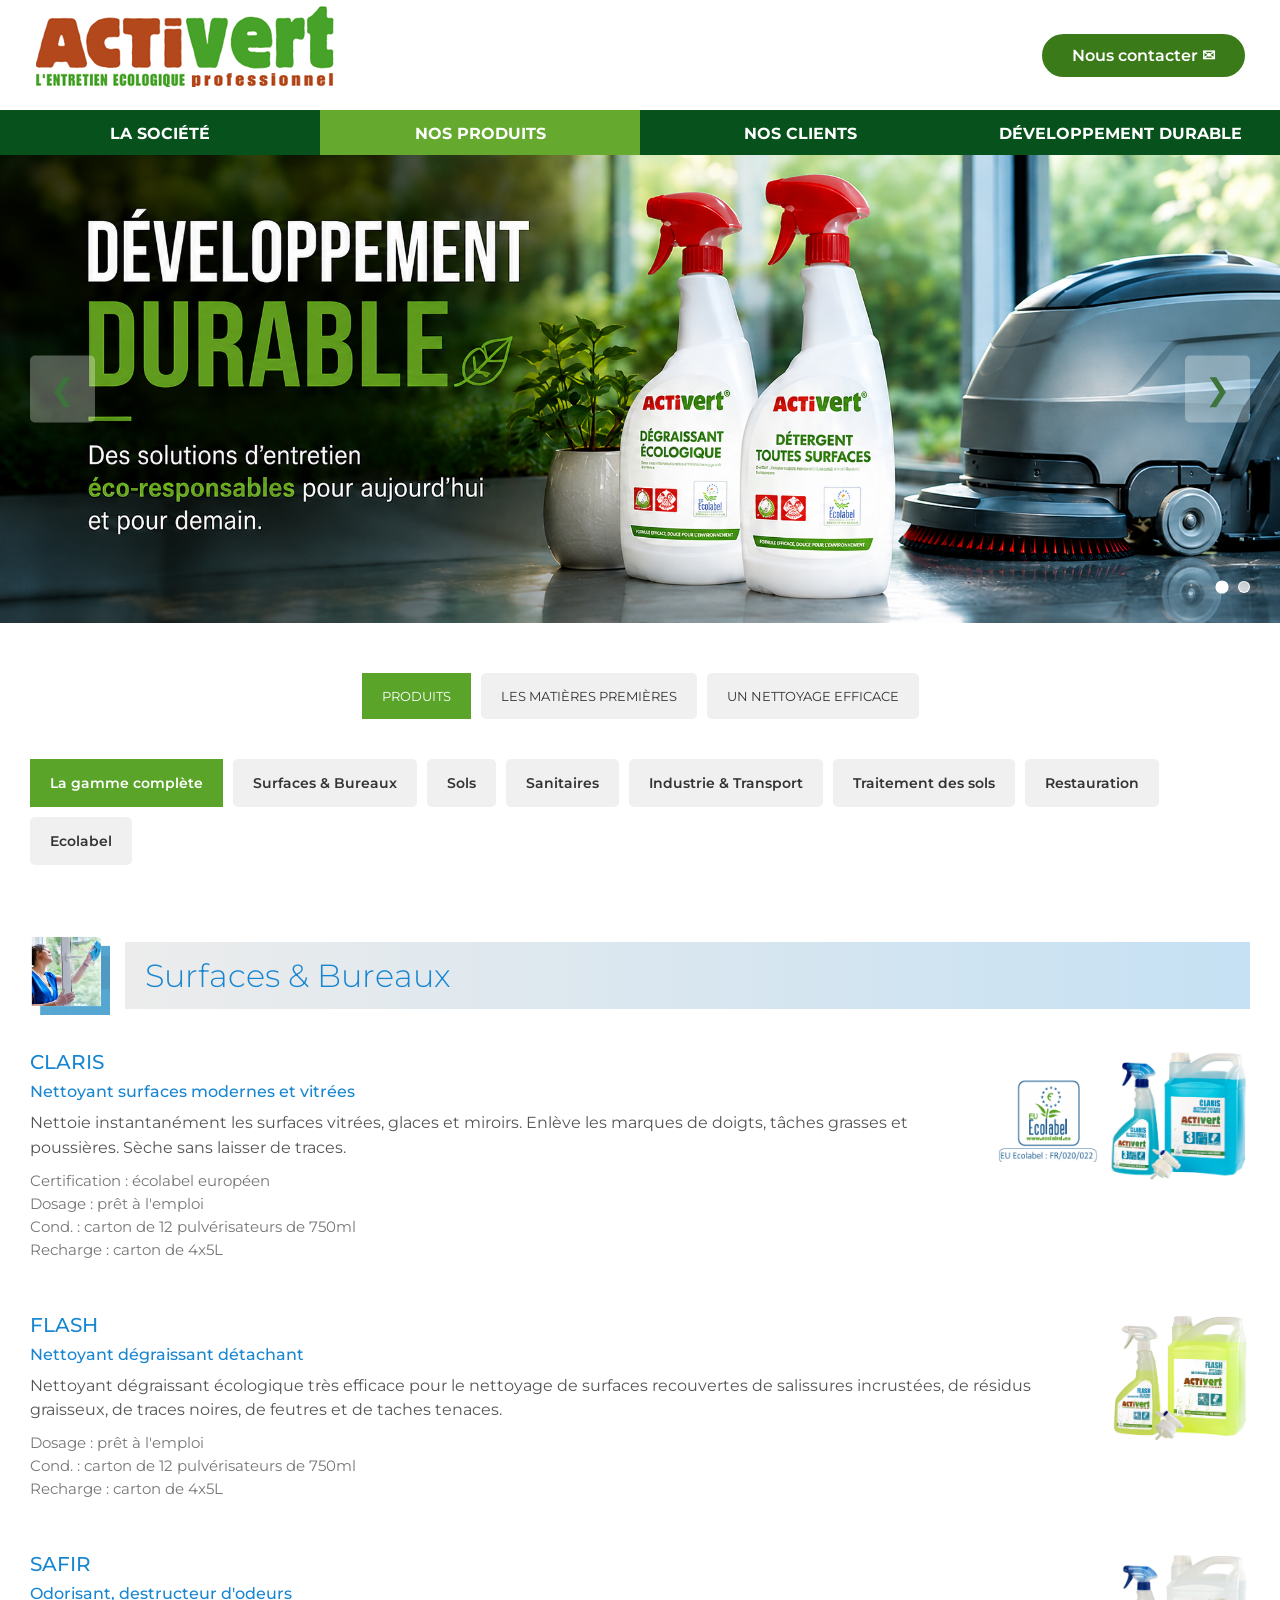
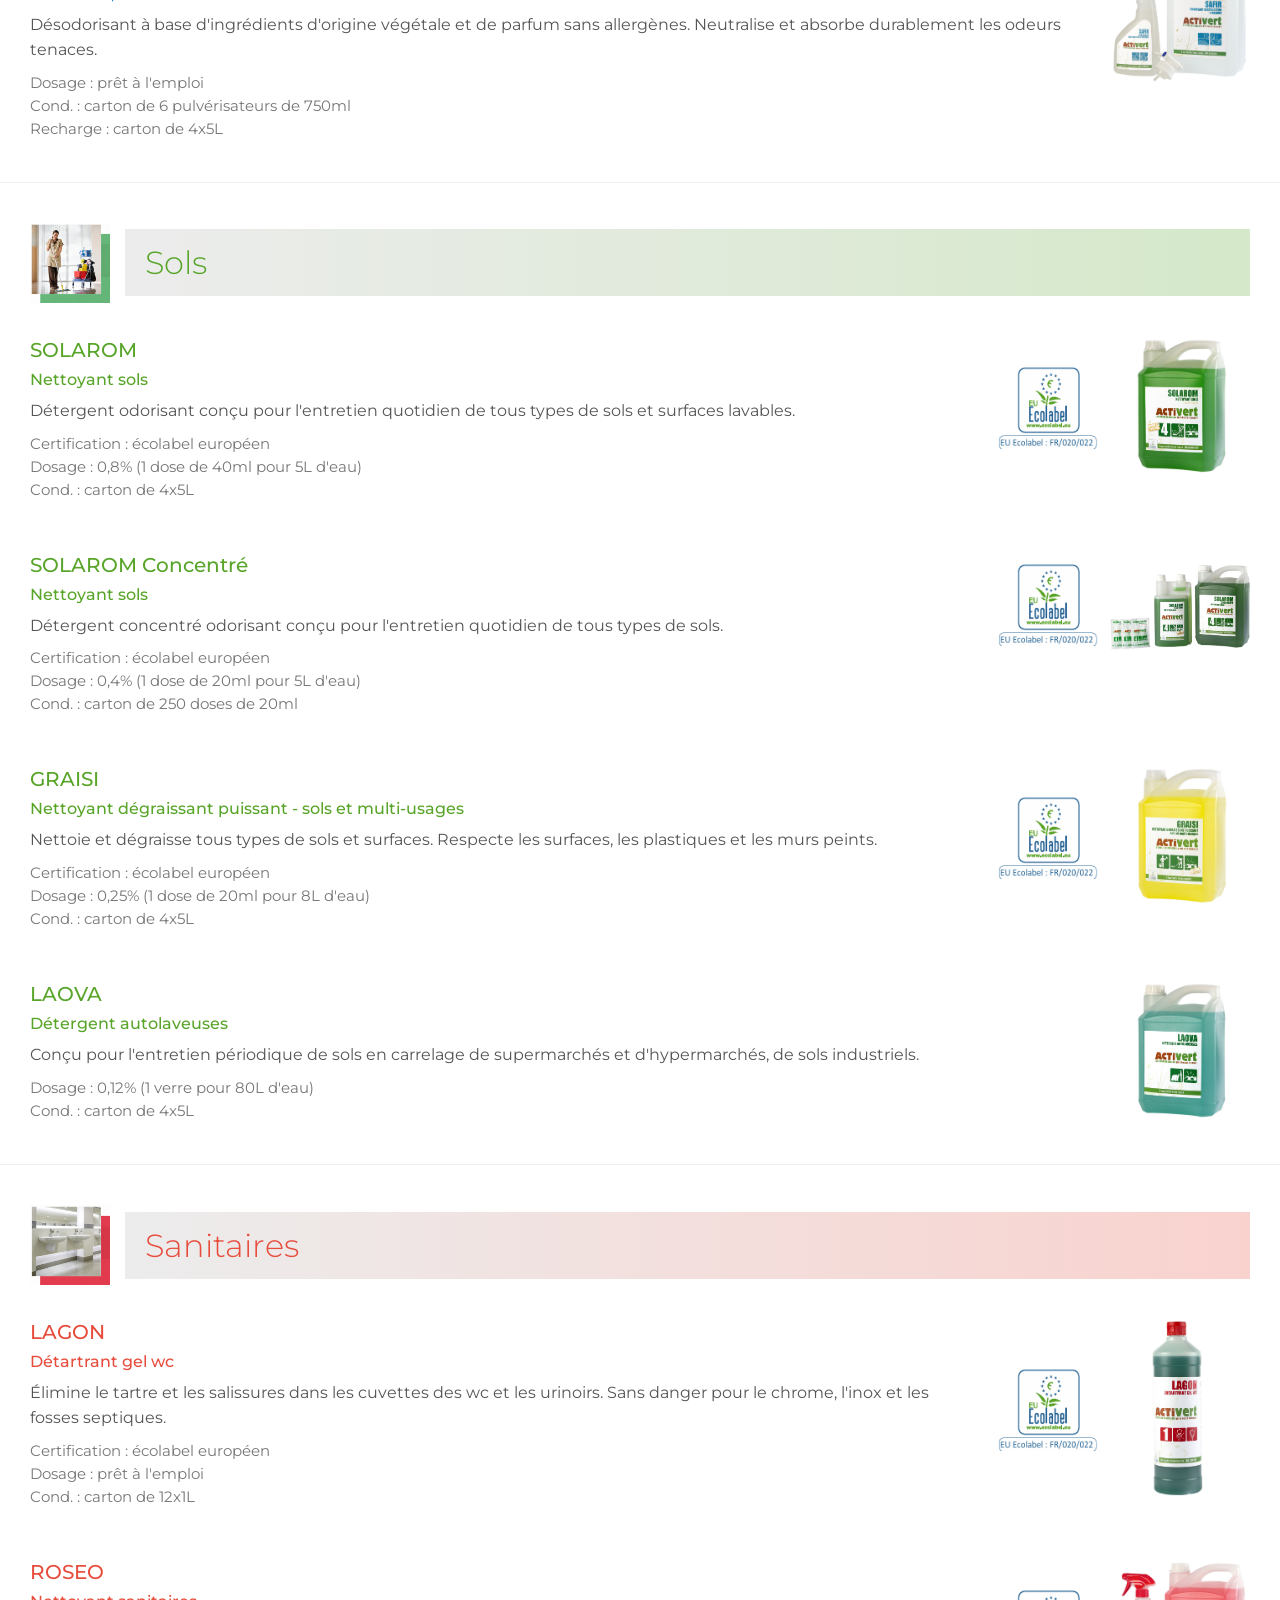
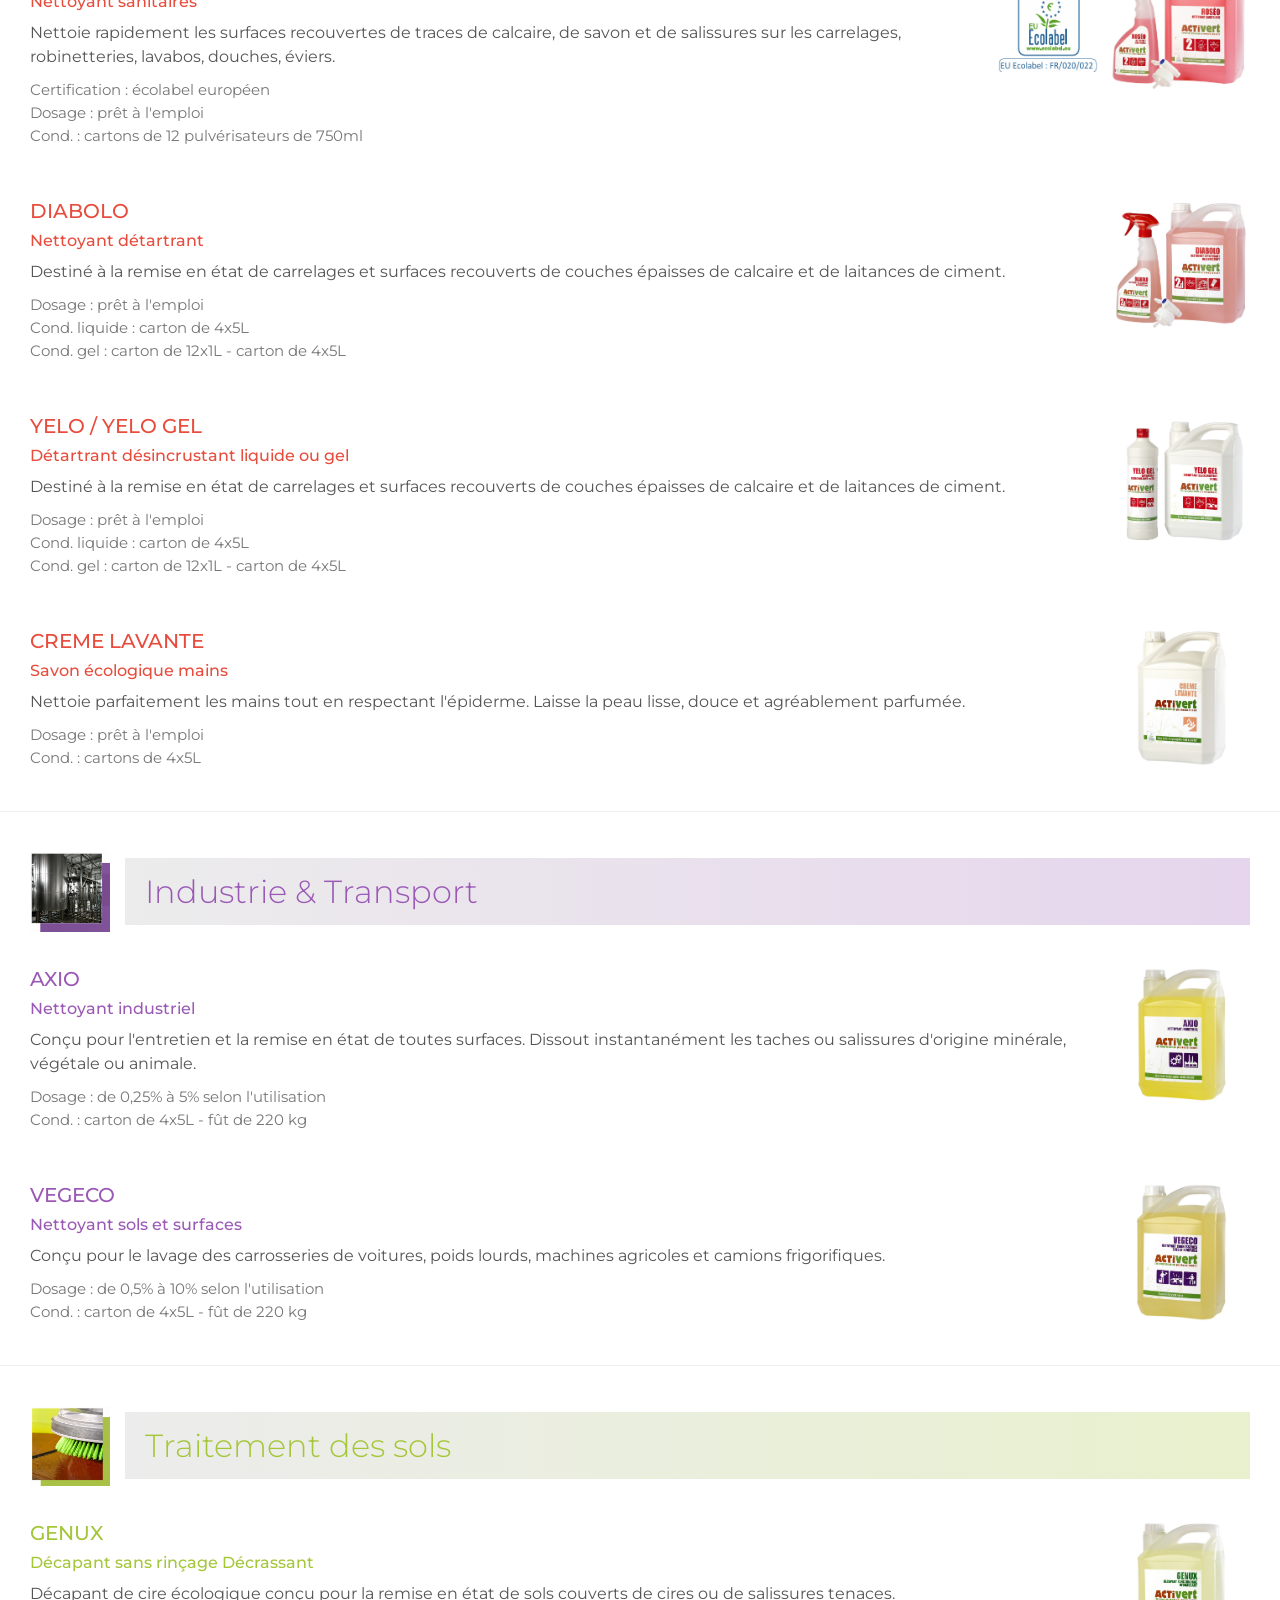
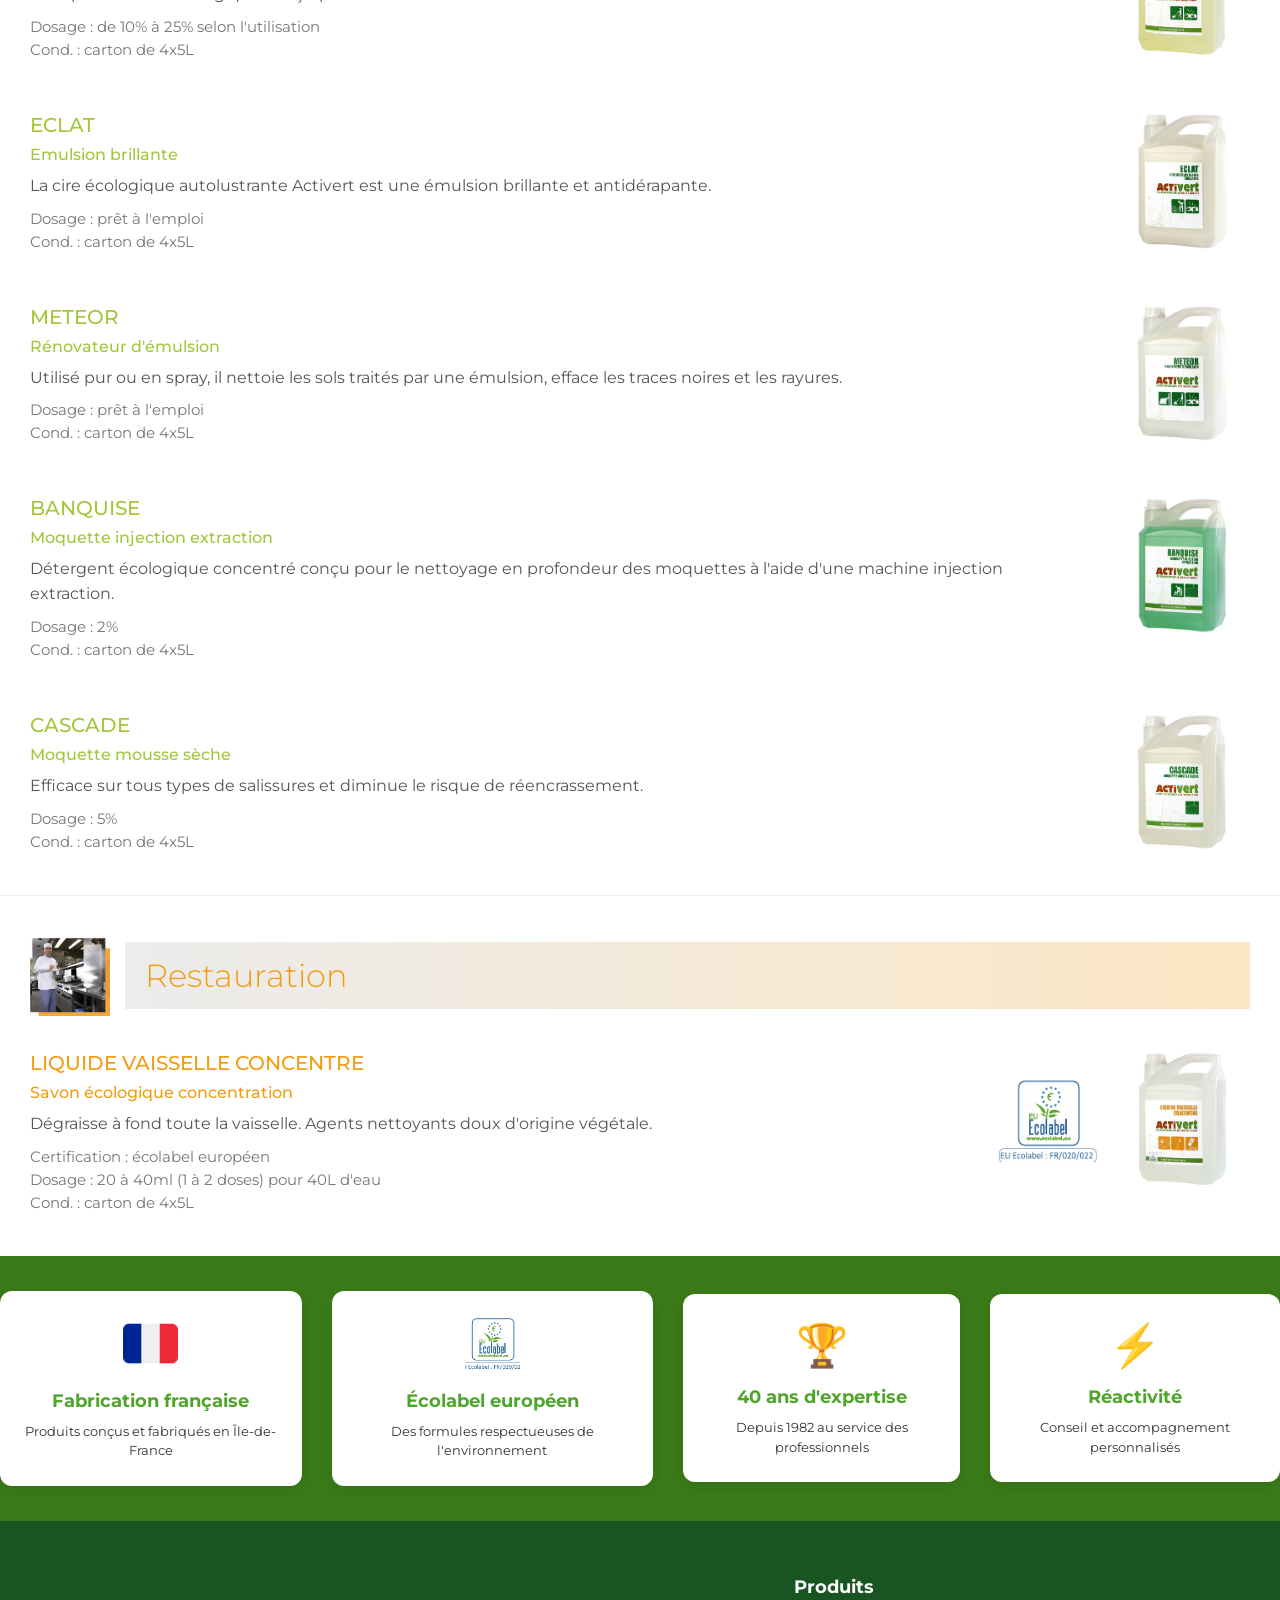
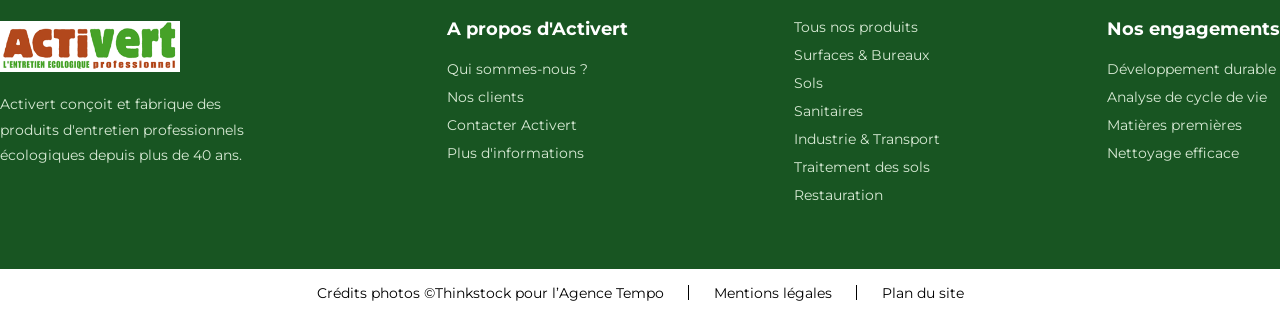
<file: produits.html>
<!DOCTYPE html>
<html lang="fr">
<head>
    <meta charset="UTF-8">
    <meta name="viewport" content="width=device-width, initial-scale=1.0">
    <title>Activert - Nos produits</title>
    <link rel="stylesheet" href="style.css">
</head>

<body>

<div id="header-placeholder"></div>

<div id="hero-placeholder"></div>

<!-- Onglets de sections produits -->
<div id="product-section-tabs-placeholder"></div>

<section class="content">

    <div class="tabs" id="productTabs">
        <!-- Les onglets seront générés dynamiquement par JavaScript -->
    </div>

</section>

<!-- Conteneur principal pour les catégories de produits -->
<div id="categoriesContainer">
    <!-- Les catégories et produits seront générés dynamiquement par JavaScript -->
</div>

<div id="footer-placeholder"></div>

<script src="js/includes.js"></script>
<script src="script.js"></script>
</body>
</html>
</file>
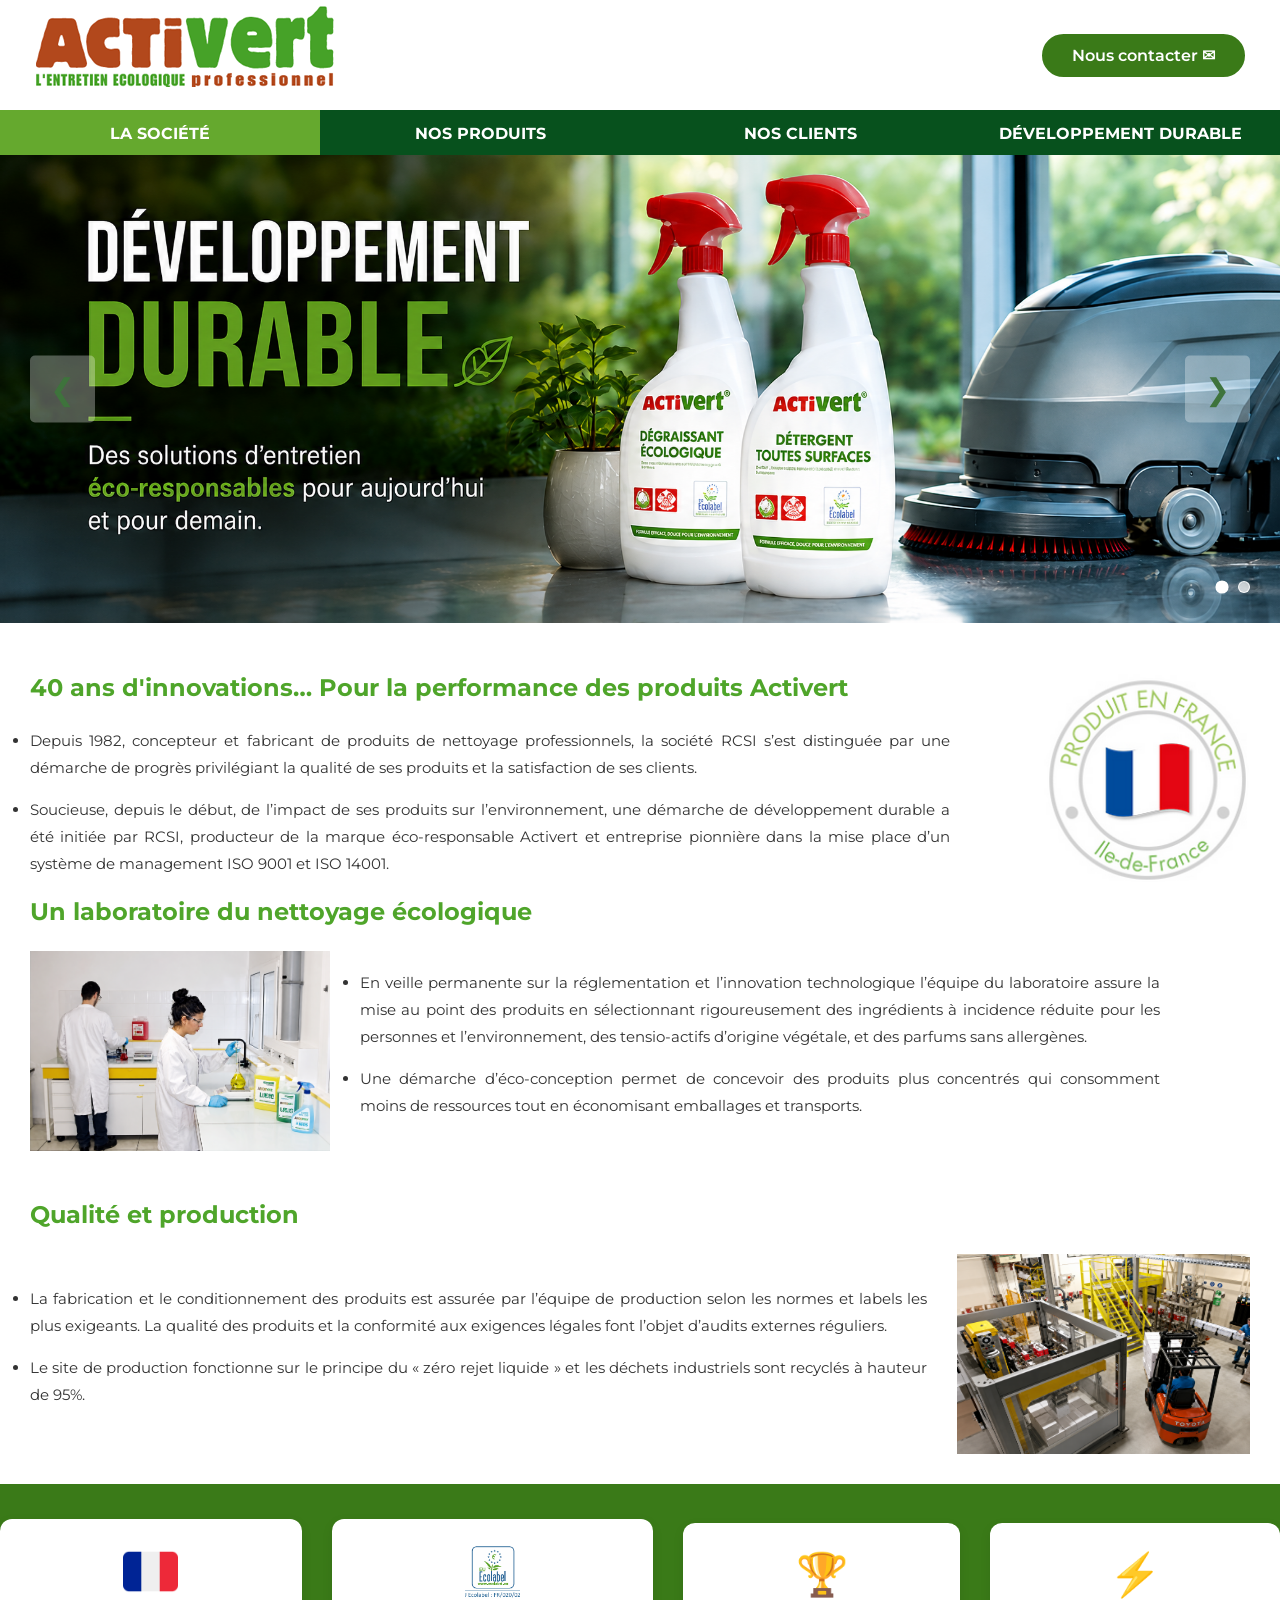
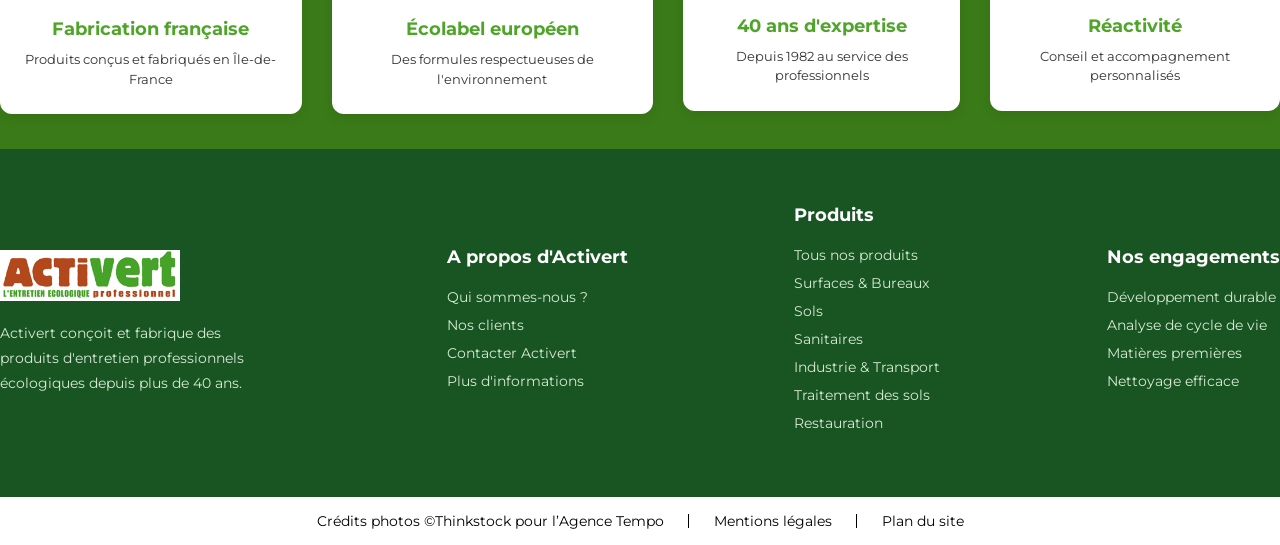
<file: societe.html>
<!DOCTYPE html>
<html lang="fr">
<head>
    <meta charset="UTF-8">
    <meta name="viewport" content="width=device-width, initial-scale=1.0">
    <title>Activert - La société</title>
    <link rel="stylesheet" href="style.css">
</head>

<body>

<div id="header-placeholder"></div>

<div id="hero-placeholder"></div>

<section class="content">

<h2 class="anchor">
40 ans d'innovations… Pour la performance des produits Activert
</h2>

<ul> 

  <li class="text">Depuis 1982, concepteur et fabricant de produits de nettoyage professionnels, 
la société RCSI s’est distinguée par une démarche de progrès privilégiant 
la qualité de ses produits et la satisfaction de ses clients.</li>

  <li class="text">
Soucieuse, depuis le début, de l’impact de ses produits sur l’environnement, 
une démarche de développement durable a été initiée par RCSI, 
producteur de la marque éco-responsable Activert et entreprise 
pionnière dans la mise place d’un système de management ISO 9001 et ISO 14001.
  </li>

</ul> 

  <img src="Assets/logo_fr.png" class="image-fixe">

<h2>
Un laboratoire du nettoyage écologique
</h2>

<div class="bloc-liste">

  <img src="Assets/img_societe_1.png" class="image-liste">

<ul> 

  <li class="text-2">En veille permanente sur la réglementation et l’innovation technologique 
    l’équipe du  laboratoire assure la mise au point des produits en sélectionnant 
    rigoureusement des ingrédients à incidence réduite  pour les personnes et l’environnement, 
    des tensio-actifs d’origine végétale, et des parfums sans allergènes.
  </li>

  <li class="text-2">Une démarche d’éco-conception permet de concevoir des produits plus concentrés
     qui consomment moins de ressources tout en économisant emballages et transports.
  </li>

</ul> 

</div>

<h2>
<br>Qualité et production
</h2>

<div class="bloc-liste">

<ul> 

  <li class="text">La fabrication et le conditionnement des produits est assurée par l’équipe de 
    production selon les normes et labels les plus exigeants. La qualité des produits et
     la conformité aux exigences légales font  l’objet d’audits externes réguliers.
  </li>

  <li class="text">Le site de production fonctionne sur le principe du « zéro rejet liquide » 
    et les déchets industriels sont recyclés à hauteur de 95%.
  </li>

</ul> 

  <img src="Assets/img_societe_2.png" class="image-liste">

</div>

</section>

<div id="footer-placeholder"></div>

<script src="js/includes.js"></script>
<script src="script.js"></script>
</body>
</html>
</file>
<file: style.css>
@import url('https://fonts.googleapis.com/css2?family=Montserrat:wght@600;700&display=swap');

*{
    margin:0;
    padding:0;
    box-sizing:border-box;
    font-family:"Montserrat", sans-serif;
}

body{
    background:#fff;
    color:#333;
}

.page-container{
    max-width: 1320px;
    margin: 0 auto;
    width: 100%;
}

/* HEADER */
.top-header{

height:110px;
display:flex;
align-items:center;
justify-content:space-between;
max-width:1320px;
margin:0 auto;
padding:0 30px;

}

.logo{

font-size:55px;
font-weight:900;
color:#b74712;

}

.logo b{

color:#4fa52a;

}

.logo small{

display:block;
font-size:14px;
color:#55a42d;

}

.contact{
  color: white;
  text-decoration: none;
  transition: filter 0.05s ease, transform 0.05s ease;
  background: #3A7A18;
  padding: 12px 30px;
  border-radius: 30px;
  border-width: 5px;
  border-color: white;
  border-style:solid;
  font-weight: 600;
  display: inline-block;
  cursor: pointer;
}

.contact:hover{
  filter: brightness(0.95);
  transform: scale(1.02);
}

.nav-toggle{
  display:none;
  flex-direction:column;
  justify-content:center;
  gap:5px;
  width:36px;
  height:36px;
  border:none;
  background:none;
  cursor:pointer;
  padding:0;
}

.nav-toggle span{
  display:block;
  width:100%;
  height:3px;
  background:#185522;
  border-radius:2px;
  transition:transform 0.25s ease, opacity 0.25s ease;
}

.nav-toggle[aria-expanded="true"] span:nth-child(1){
  transform:translateY(8px) rotate(45deg);
}

.nav-toggle[aria-expanded="true"] span:nth-child(2){
  opacity:0;
}

.nav-toggle[aria-expanded="true"] span:nth-child(3){
  transform:translateY(-8px) rotate(-45deg);
}

nav{

height:45px;
background:#07511d;
display:flex;
justify-content:center;

}

nav .page-container{
  display:flex;
  height:100%;
}

nav a{

flex:1;
text-align:center;
padding:14px;
color:white;
font-weight:bold;
transition: background-color 0.2s ease;
text-decoration: none;
white-space:nowrap;

}

.tabs a{
  text-decoration: none;
  color:black;
}

nav .active{

background:#65a92e;

}

/* HERO */
.hero{

aspect-ratio: 2073 / 758;
max-height:550px;
min-height:220px;
background-size:cover;
background-position:center;

position:relative;

}

.overlay{

padding:70px;

color:white;
position:relative;

}

.overlay h1{

font-size:55px;

}

.overlay h1 span{

color:#70c42b;

}

.overlay p{

font-size:23px;
margin-top:25px;

}

.carousel-container{
  position:absolute;
  inset:0;
  width:100%;
  height:100%;
  pointer-events:none;
  z-index:20;
}

.carousel-arrow{
  position:absolute;
  top:50%;
  transform:translateY(-50%);

  background:rgba(255,255,255,0.3);
  border:none;
  color:#3E733C;
  font-size:30px;
  padding:15px 20px;
  cursor:pointer;
  border-radius:5px;
  transition:background 0.3s ease;

  pointer-events:auto;
}

.left-arrow{
  left:30px;
}

.right-arrow{
  right:30px;
}

.carousel-arrow:hover{
  background:rgba(255,255,255,1);
}

.carousel-dots{
  position:absolute;
  right:30px;
  bottom:30px;
  display:flex;
  gap:10px;
  z-index:21;
  pointer-events:none;
}

.carousel-dot{
  width:12px;
  height:12px;
  border-radius:50%;
  background:rgba(255,255,255,0.7);
  border:1px solid rgba(255, 255, 255, 0.9);
  transition:background 0.2s ease, transform 0.2s ease;
}

.carousel-dot.active{
  background:rgba(255,255,255,1);
  transform:scale(1.1);
}

.products{

position:absolute;
right:100px;
bottom:20px;
display:none;

}

.products img{

width:160px;
margin:10px;

}

/* CONTENT */
.content{

max-width:1320px;
margin:0 auto;
padding:30px 30px;

}

.text{
  margin-bottom: 15px;
  max-width:920px;
  font-size: 15px;
  text-align: justify;
  line-height: 1.8;
}

.text-2{
  margin-bottom: 15px;
  max-width:800px;
  font-size: 15px;
  text-align: justify;
  line-height: 1.8;
}

.liste{
  margin-bottom: 2px;
  max-width:600px;
  font-size: 15px;
}

.liste2{
  margin-bottom: 9px;
  margin-left: 120px;
  max-width:500px;
  font-size: 15px;
  font-weight: bold;
}

.bloc-liste {
    display: flex;
    align-items: center;
    gap: 30px;
}

.image-liste {
    width: 300px;
    height: 200px;
}

.image-fixe-matieres {
    position: absolute;
    top: calc(anchor(--titre bottom) + 40px);
    right: anchor(--titre right);


    width: 210px;
    height: 210px;

    z-index: 5;
    pointer-events: none;
}

.image-fixe {
    position: absolute;
    top: calc(anchor(--titre bottom) - 30px);
    right: anchor(--titre right);


    width: 210px;
    height: 210px;

    z-index: 5;
    pointer-events: none;
}

.tabs{
  display:flex;
  gap:10px;
  flex-wrap: wrap;
}

#product-section-tabs-placeholder .tabs{
  display:flex;
  gap:10px;
  flex-wrap: wrap;
  justify-content: center;
  margin-top: 40px;
  padding: 10px 40px;
  max-width: 1320px;
  margin-left: auto;
  margin-right: auto;
}

.tabs a{
  text-decoration: none;
}

.tabs button{
  padding:15px 20px;
  border:none;
  background: #f0f0f0;
  color: #333;
  cursor: pointer;
  border-radius: 5px;
  transition: all 0.2s ease;
  font-weight: 600;
  font-size: 14px;
}

.tabs button:hover{
  background: #e0e0e0;
}

.tabs button.selected{
  background:#5aa529;
  color:white;
}

.selected{
  background:#5aa529;
  color:white;
}

h2{

color:#4fa52a;
margin:20px 0 25px;
font-size: 24px;

}

.anchor{

anchor-name: --titre;

}

.content p{

line-height:1.7;
max-width:900px;

}

.cards{

display:grid;

grid-template-columns:repeat(4, minmax(0, 1fr));

grid-auto-rows:minmax(340px, auto);

gap:20px;

margin-top:40px;
width:100%;
align-items:stretch;
}

.card{
  position:relative;
  min-height:340px;
  height:100%;
  display:flex;
  flex-direction:column;
  justify-content:space-between;
  padding:30px;
  border-radius:15px;
  text-align:center;
  border:1px solid #ddd;
  background:#fff;
  box-shadow:0 8px 20px rgba(0,0,0,0.04);
  overflow:visible;
}

.icon{

font-size:30px;
--icon-size:125px;

}

.icon img{
    width:var(--icon-size);
    height:auto;
    display:inline-block;
    max-width:100%;
}

/* Contrôle flottant pour ajuster la taille des icônes */
.icon-size-control{
  position:fixed;
  right:16px;
  bottom:16px;
  background:rgba(255,255,255,0.95);
  border:1px solid #ddd;
  padding:8px 12px;
  border-radius:8px;
  box-shadow:0 6px 18px rgba(0,0,0,0.08);
  z-index:9999;
  display:flex;
  gap:8px;
  align-items:center;
  font-size:13px;
}

.icon-size-control input[type="range"]{
  width:140px;
}

.icon-size-control span{
  min-width:44px;
  text-align:right;
  font-weight:600;
}

.hidden{
  display:none !important;
}

.detail-points{
  display:none;
}

.card-toggle{
  display:inline-flex;
  align-items:center;
  gap:8px;
}

.card-toggle .chevron{
  display:inline-block;
  transition:transform 0.25s ease;
  font-size:11px;
}

.card-toggle[aria-expanded="true"] .chevron{
  transform:rotate(180deg);
}

/* Modale de détails (cartes développement durable) */
.detail-modal-overlay{
  position:fixed;
  inset:0;
  background:rgba(0,0,0,0.5);
  display:flex;
  align-items:center;
  justify-content:center;
  z-index:1000;
  opacity:0;
  visibility:hidden;
  transition:opacity 0.25s ease;
  padding:20px;
}

.detail-modal-overlay.open{
  opacity:1;
  visibility:visible;
}

.detail-modal{
  background:#fff;
  border-radius:15px;
  max-width:480px;
  width:100%;
  max-height:80vh;
  overflow-y:auto;
  padding:30px;
  position:relative;
  text-align:left;
  transform:translateY(12px) scale(0.97);
  transition:transform 0.25s ease;
}

.detail-modal-overlay.open .detail-modal{
  transform:translateY(0) scale(1);
}

.detail-modal h3{
  margin-bottom:18px;
}

.detail-modal ul{
  list-style:none;
}

.detail-modal li{
  margin-bottom:10px;
  line-height:1.5;
  font-size:14px;
}

.detail-modal-close{
  position:absolute;
  top:18px;
  right:18px;
  border:0;
  background:none;
  font-size:20px;
  line-height:1;
  cursor:pointer;
  color:#888;
  padding:4px;
}

.detail-modal-close:hover{
  color:#333;
}

.detail-card{
  background:#58a52a;
  color:white;
  border:none;
}

.detail-card h2{
  margin-top:0;
}

.detail-card ul{
  list-style:none;
  padding:0;
  margin-top:20px;
  text-align:left;
  line-height:1.7;
}

.detail-card ul li{
  margin-bottom:12px;
}

.detail-card button{
  background:#efffe8;
  color:#4fa52a;
}

.card h3{

margin:20px 0;

}

.card button,
.performance button{

border:0;
padding:12px 30px;
border-radius:20px;
margin-top:20px;
background:#6aaa25;
color:white;

}

.performance button{
  background:#ffffff;
  color:#000000;
}

.orange button{

background:#e9a000;

}

.orange h3{

color:#e9a000;

}

.blue button{

background:#2d78c0;

}

.blue h3{

color:#2d78c0;

}

.green h3{

color:#58a52a;

}

.pink button{

background:#ffa6e4;

}

.pink h3{

color:#ffa6e4;

}

.performance{

background:#58a52a;
color:white;
padding:30px;
border-radius:15px;

}

.performance h2{

color:white;

}

.performance li{

margin:15px 0;

}

.section-tabs{
  display:flex;
  gap:10px;
  flex-wrap:wrap;
  justify-content:center;
  margin-top:40px;
  padding:10px 40px;
  max-width:1320px;
  margin-left:auto;
  margin-right:auto;
}

.section-tabs a{
  text-decoration:none;
}

.section-tabs button{
  padding:15px 20px;
  border:none;
  background:#f0f0f0;
  color:#333;
  cursor:pointer;
  border-radius:5px;
}

.section-tabs button.selected{
  background:#5aa529;
  color:white;
}

/*==========================
   PARTIE PRODUITS DYNAMIQUE
========================== */

.catalog-category {
    width: 100%;
    padding: 40px 30px;
    border-bottom: 1px solid #eee;
}

.catalog-category:last-child {
    border-bottom: none;
}

   /*HEADER*/

.category-header {
    display: flex;
    align-items: center;
    margin-bottom: 35px;
}

.category-icon {
    width: 80px;
    height: 80px;
    flex-shrink: 0;
}

.category-icon img {
    width: 100%;
    height: 100%;
    object-fit: cover;
}

.category-title {
    flex: 1;
    margin-left: 15px;
    background: linear-gradient(
        to right,
        #ececec,
        #cdd8e7
    );
    padding: 14px 20px;
}

.category-title h2 {
    margin: 0;
    font-size: 2rem;
    font-weight: 300;
}

/* PRODUITS */

.category-content {
    width: 100%;
}

.products-list {
    width: 100%;
}

.product-item {
    display: flex;
    justify-content: space-between;
    align-items: flex-start;
    gap: 40px;
    margin-bottom: 50px;
}

.product-text {
    flex: 1;
}

.product-images {
    display: flex;
    align-items: center;
    gap: 12px;
    flex-shrink: 0;
}

.label-badge {
    width: 100px;
    height: 85px;
}

.product-visual {
    width: 140px;
    height: auto;
    display: block;
}

.product-item:last-child {
    margin-bottom: 0;
}

.product-item h3 {
    margin: 0 0 8px;
    font-size: 1.25rem;
    font-weight: 500;
}

.product-subtitle {
    margin: 0 0 10px;
    font-size: 1rem;
}

.product-description {
    margin-bottom: 10px;
    color: #555;
    line-height: 1.55;
}

.product-features {
    margin: 0;
    padding: 0;
    list-style: none;
}

.product-features li {
    color: #777;
    font-size: 0.95rem;
    margin-bottom: 4px;
}

.label-badge img {
    width: 70px;
    height: auto;
}

.product-visual img {
    width: 140px;
    height: auto;
}

/*RESPONSIVE*/

@media (max-width: 900px) {

    .category-content {
        grid-template-columns: 1fr;
    }

    .product-visual {
        margin-bottom: 0;
    }

    .product-item {
        flex-direction: column;
        align-items: flex-start;
        gap: 20px;
    }

    .product-images {
        width: 100%;
        justify-content: flex-start;
    }
}

@media (max-width: 600px) {

    .category-header {
        flex-direction: column;
        align-items: flex-start;
        gap: 15px;
    }

    .category-title {
        width: 100%;
        margin-left: 0;
    }

    .category-title h2 {
        font-size: 1.6rem;
    }

    .tabs {
        flex-direction: column;
    }

    .tabs button {
        width: 100%;
    }

    .product-item {
        flex-direction: column;
    }

    .product-images {
        width: 100%;
    }

    .top-header{
        padding: 0 20px;
    }

    .logo img{
        height: 40px;
        width: auto;
    }

    .contact{
        display: none;
    }

    .nav-toggle{
        display: flex;
    }

    nav{
        height: auto;
        overflow: hidden;
        max-height: 0;
        transition: max-height 0.3s ease;
    }

    nav.nav-open{
        max-height: 320px;
    }

    nav .page-container{
        flex-direction: column;
    }

    nav a{
        flex: none;
        text-align: left;
        padding: 14px 20px;
    }

    .hero{
        min-height:160px;
    }

    .cards{
        grid-template-columns: 1fr;
    }
}

@media (max-width: 900px) {
    .cards{
        grid-template-columns: repeat(2, minmax(0, 1fr));
    }
}

/* FOOTER */

footer{
  font-size:14px;
}

/* Partie haute */

.footer-top{
  background:#3A7A18;
  color:white;
}

.footer-top .page-container{
  display:flex;
  justify-content:space-between;
  align-items:center;
  gap:30px;
}

.footer-section{
  flex:1;
  position:relative;
  padding:0 25px;
}

/* Séparateurs verticaux blancs */
.footer-section:not(:last-child)::after{
  content:"";
  position:absolute;
  right:0;
  top:10%;
  height:80%;
  width:1px;
  background:white;
}

/* Partie basse */

.footer-bottom{
  background:white;
  border-top:1px solid #d9d9d9;
  padding:15px 40px;
}

.footer-bottom .page-container{
  display:flex;
  justify-content:center;
  align-items:center;
  gap:0;
}

.footer-link-section{
  position:relative;
  padding:0 25px;
}

/* Séparateurs verticaux noirs */
.footer-link-section:not(:last-child)::after{
  content:"";
  position:absolute;
  right:0;
  top:10%;
  height:80%;
  width:1px;
  background:black;
}

.footer-link-section a{
  color:black;
  text-decoration:none;
}

.footer-link-section a[href]:hover{
  text-decoration:underline;
}

.image-footer {
    width: 20px;
    height: 16px;
    display: relative;
    align-items: top;
}

/* ==========================
   BANDE ARGUMENTS
========================== */

.footer-trust-bar{
  display:grid;
  grid-template-columns:repeat(4,1fr);
  gap:25px;
  padding:35px 0;
}

.trust-item{
  background:white;
  border-radius:12px;
  padding:25px 10px;
  text-align:center;
  color:#333;
  box-shadow:0 4px 12px rgba(0,0,0,0.08);
}

.trust-item img{
  width:55px;
  height:55px;
  object-fit:cover;
  margin-bottom:15px;
}

.trust-icon{
  display:block;
  font-size:42px;
  margin-bottom:15px;
}

.trust-item h4{
  color:#4fa52a;
  margin-bottom:10px;
  font-size:18px;
}

.trust-item p{
  font-size:13px;
  line-height:1.5;
}

/* ==========================
   FOOTER PRINCIPAL
========================== */

.footer-main{
  background:#185522;
  color:white;
  padding:55px 0;
}

.footer-grid{
  display:grid;
  grid-template-columns:
    1.4fr
    1fr
    1fr
    1fr;
  gap:50px;
}

.footer-column{
  display:flex;
  flex-direction:column;
}

.footer-column h3{
  margin-bottom:20px;
  font-size:18px;
  color:white;
}

.footer-column a{
  color:#d8ead5;
  text-decoration:none;
  margin-bottom:10px;
  transition:0.2s;
}

.footer-column a:hover{
  color:white;
}

.footer-logo{
  width:180px;
  margin-bottom:20px;
}

.footer-description{
  color:#d8ead5;
  line-height:1.8;
  max-width:280px;
}

/* ==========================
   FOOTER BAS
========================== */

.footer-bottom{
  border-top:none;
}

/* ==========================
   RESPONSIVE
========================== */

@media (max-width:900px){

  .footer-trust-bar{
    grid-template-columns:repeat(2,1fr);
  }

  .footer-grid{
    grid-template-columns:1fr 1fr;
  }
}

@media (max-width:600px){

  .footer-trust-bar{
    grid-template-columns:1fr;
  }

  .footer-grid{
    grid-template-columns:1fr;
    gap:35px;
  }

  .footer-main{
    padding:40px 25px;
  }
}

/* PAGE CONTACT */
.contact-layout{
  display: flex;
  gap: 50px;
  align-items: flex-start;
  margin-top: 20px;
}

.contact-address{
  flex: 0 0 280px;
}

.contact-form-wrapper{
  flex: 1;
  min-width: 0;
}

.contact-form{
  display: grid;
  grid-template-columns: repeat(2, minmax(0, 1fr));
  gap: 18px;
  margin-top: 20px;
}

.form-row{
  display: flex;
  flex-direction: column;
  gap: 6px;
}

.form-row-full{
  grid-column: 1 / -1;
}

.form-row label{
  font-size: 14px;
  font-weight: 600;
  color: #333;
}

.form-row input,
.form-row textarea{
  border: 1px solid #ccc;
  border-radius: 6px;
  padding: 10px 12px;
  font-family: inherit;
  font-size: 14px;
}

.form-row input:focus,
.form-row textarea:focus{
  outline: none;
  border-color: #58a52a;
  box-shadow: 0 0 0 2px rgba(88, 165, 42, 0.2);
}

.form-note{
  grid-column: 1 / -1;
  font-size: 13px;
  color: #777;
}

.contact-form button[type="submit"]{
  grid-column: 1 / -1;
  width: fit-content;
}

.form-success{
  grid-column: 1 / -1;
  background: #eaf6e3;
  color: #2f6b14;
  border: 1px solid #b9e2a0;
  border-radius: 8px;
  padding: 12px 16px;
  font-size: 14px;
}

.legal-note{
  margin-top: 25px;
  font-size: 13px;
  color: #777;
}

@media (max-width: 700px) {
  .contact-layout{
    flex-direction: column;
  }

  .contact-form{
    grid-template-columns: 1fr;
  }
}
</file>
